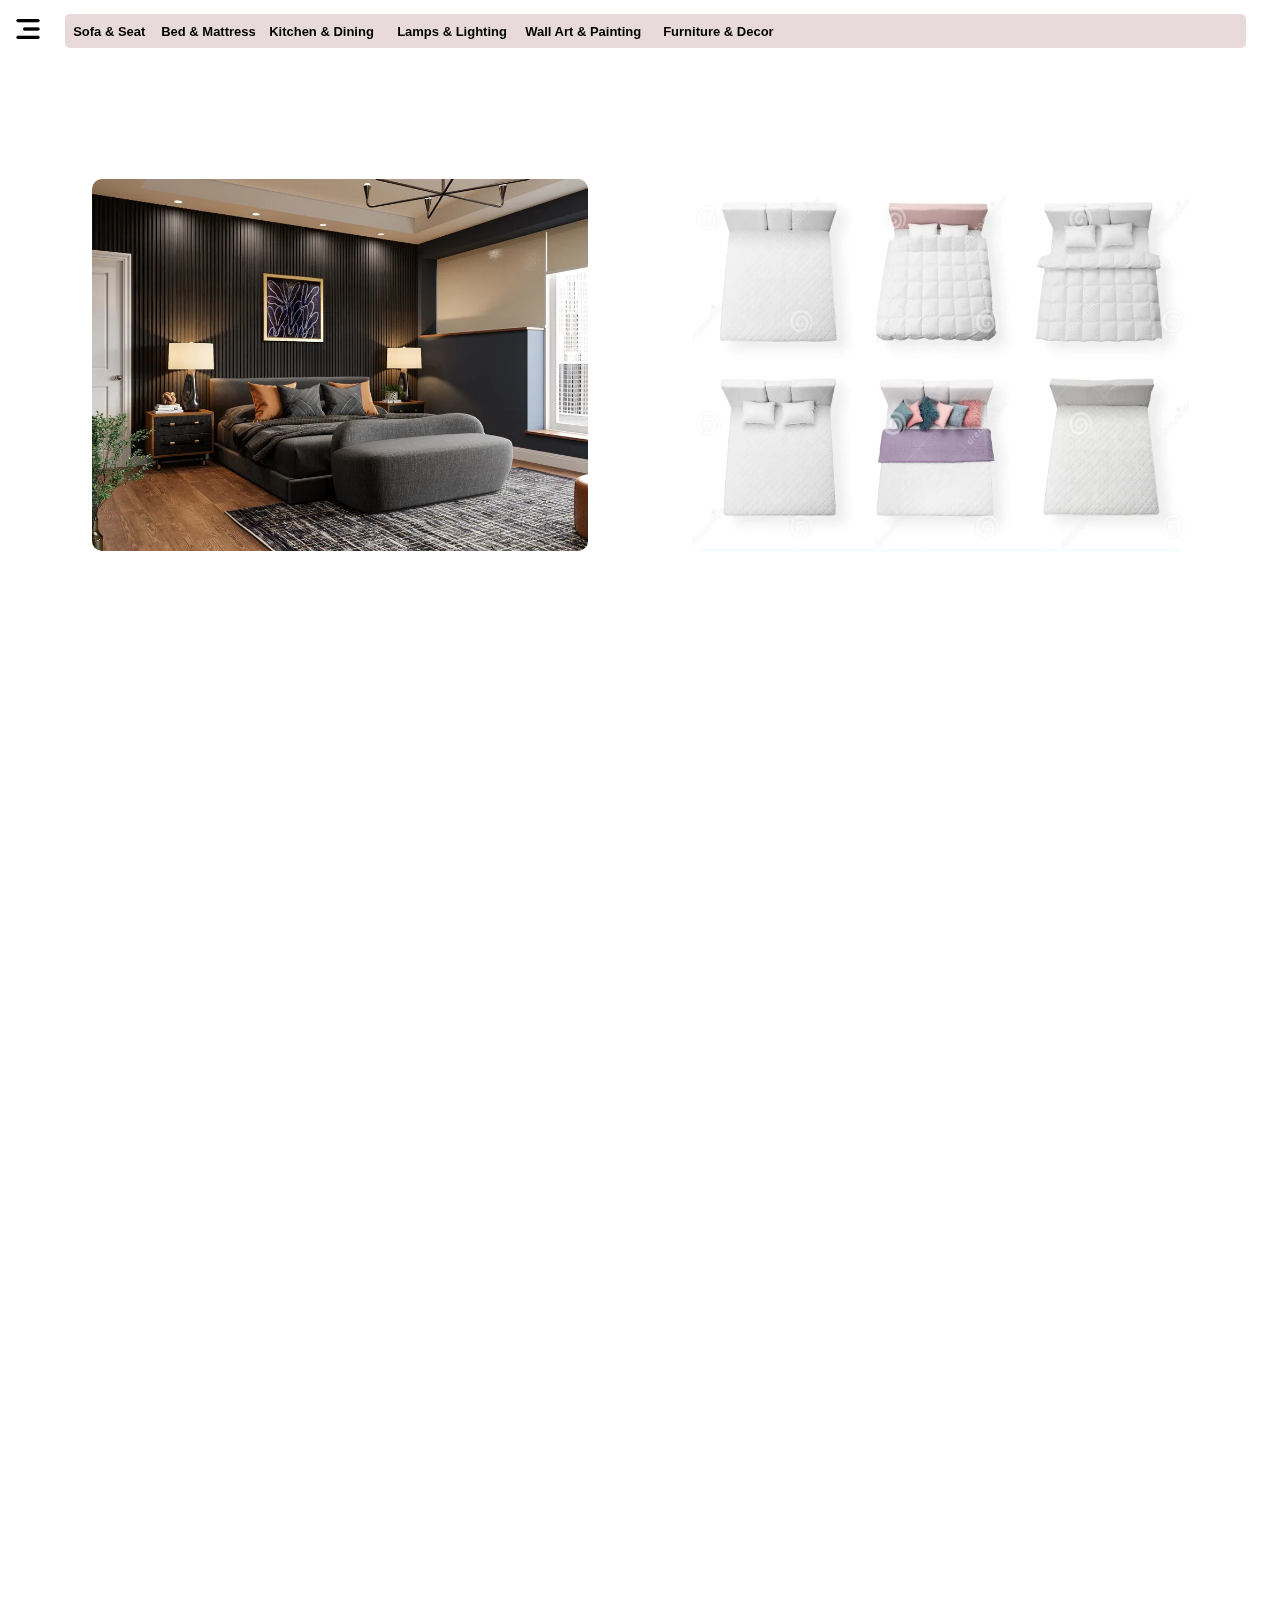
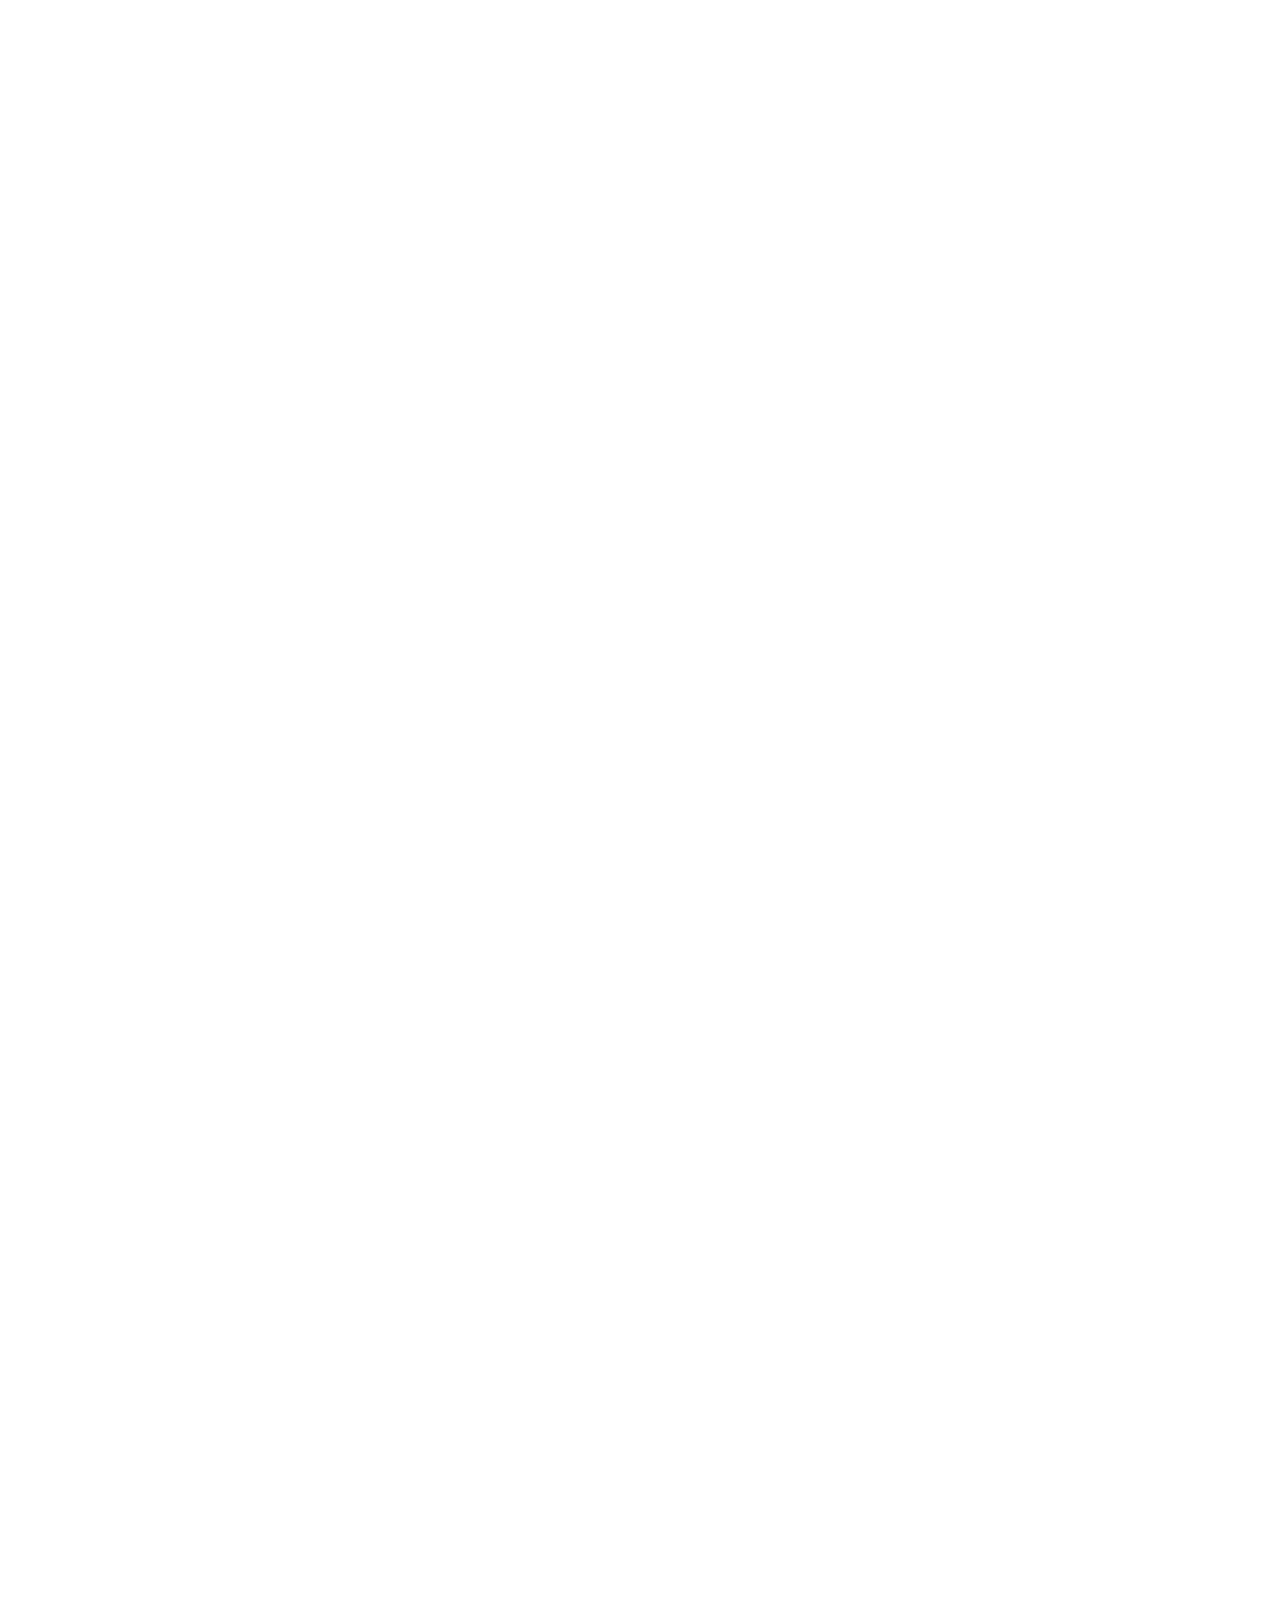
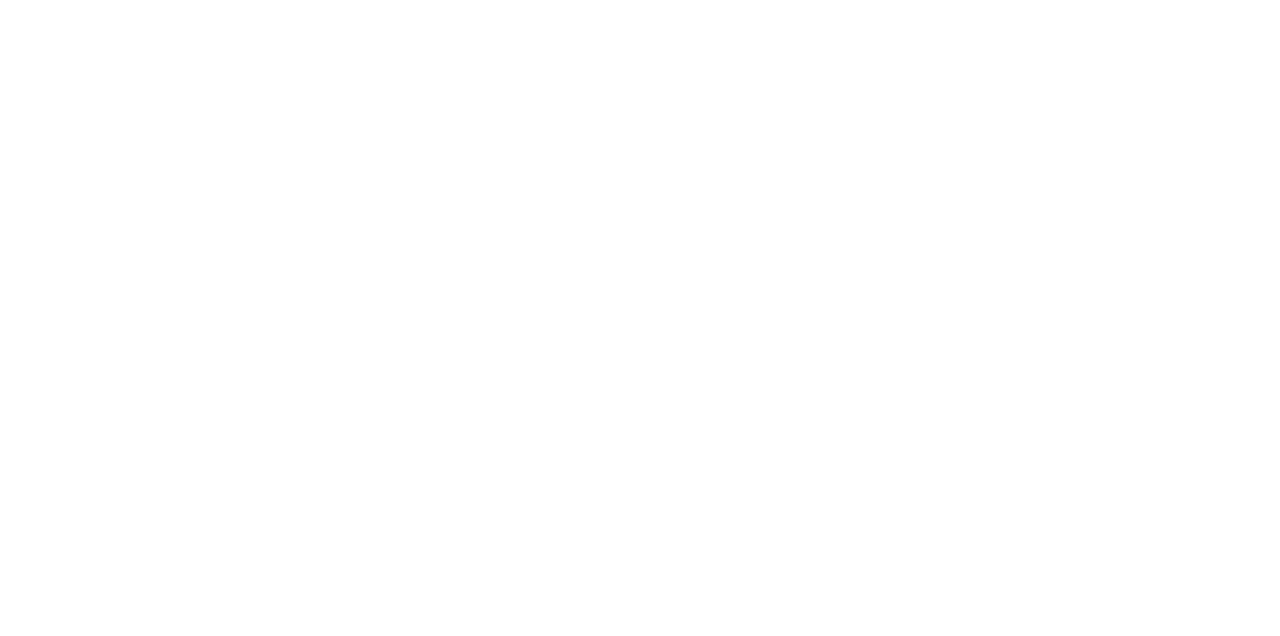
<file: Bed & Mattress.html>
<!DOCTYPE html>
<html lang="en">
<head>
  <meta charset="UTF-8">
  <title>Bed & Mattress</title>
  <style>
    * {
      margin: 0;
      padding: 0;
      box-sizing: border-box;
    }

    body, html {
      height: 100%;
      overflow-x: hidden;
      font-family: Arial, sans-serif;
    }

    nav{
    padding: 8px;
    width: 98%;
    display: flex;
    position: fixed; 
    top: 1px;
    align-items: center;
    border-radius: 5px;
    }
.nav-left{
    width: 3%;
    position: relative;
    top: 0px;
    left: 0px;
    margin-right: 20px;
     }
.menu-icon {
  cursor: pointer;
  display: inline-block;
}
.dropdown-menu {
  display: none;
  position: absolute;
  top: 50px;                                  /* adjust based on icon position */
  left: 0;
  background-color: rgba(112, 82, 82, 0.3);
  border: 1px solid #ccc;
  box-shadow: 0 8px 16px rgba(0,0,0,0.2);
  z-index: 1000;
  min-width: 150px;
  
}
.dropdown-menu a {
  display: block;
  padding: 10px 15px;
  text-decoration: none;
  color: wheat;
  font-weight: 500;
}
.dropdown-menu a:hover {
  background-color: #2f2929;
}
/* Show dropdown on icon click */
#menu-toggle:checked + label + .dropdown-menu {
  display: block;
}
.nav-right{
    width: 98%;
}
ul{
    box-shadow: inset 0 0 0 1000px rgba(179, 134, 134, 0.3);
    border-radius: 5px;
   } 
li{
    padding: 8px;
    width: 100px;
   }
li:hover{
    text-transform: capitalize;
    text-shadow: 1px 1px 2px white;
   }
.nav-cont{
    list-style: none;
    display: flex;
    gap: 28px;
    flex-wrap: wrap; 
    white-space: nowrap; 
   }
a{
    color: black;
    text-decoration:wavy;
    font-size: 13px;
    font-weight: bold;
  }

.content {
     margin-top: 60px;
     padding: 20px;
    }
.section-title {
  font-size: 2.5rem;
  text-align: center;
  margin-bottom: 40px;
  position: relative;
  opacity: 0;
  animation: slideFadeIn 1s ease-out forwards;
}

.section-title::after {
  content: "";
  width: 100px;
  height: 4px;
  background: #e07a5f;
  display: block;
  margin: 10px auto 0;
  border-radius: 2px;
}

@keyframes slideFadeIn {
  0% {
    opacity: 0;
    transform: translateY(30px);
  }
  100% {
    opacity: 1;
    transform: translateY(0);
  }
}

    .top-images {
      display: flex;
      justify-content: center;
      margin-bottom: 30px;
      flex-wrap: wrap;
      gap: 5px;
    }

    .top-images img {
      width: 40%;
      max-width: 600px;
      height: auto;
      border-radius: 10px;
    }

    .cards-container {
      display: flex;
      flex-wrap: wrap;
      justify-content: center;
      gap: 25px;
    }

    .card {
      width: 300px;
      height: 380px;
      background-color: white;
      border-radius: 10px;
      box-shadow: 0 4px 10px rgba(0, 0, 0, 0.1);
      overflow: hidden;
      text-align: center;
      display: flex;
      flex-direction: column;
    }

    .card img {
      width: 100%;
      height: 200px;
      object-fit: cover;
    }

    .card h3 {
      margin: 10px 0 5px;
      font-size: 18px;
    }

    .card p {
      color: gray;
      font-size: 14px;
      padding: 0 10px;
    }
    .price {
  text-align: center;
  font-size: 18px;
  font-weight: 600;
  color: #2c2c2c;
  margin-top: 10px;
  animation: fadeIn 0.5s ease-in-out;
}


    .stars {
      color: orange;
      margin: 5px 0;
    }

    .btn-group {
      margin-top: auto;
      padding-bottom: 15px;
    }

    .btn-group button {
      padding: 8px 14px;
      margin: 5px;
      border: none;
      border-radius: 5px;
      background-color: #333;
      color: white;
      cursor: pointer;
    }

    .btn-group button:hover {
      background-color: #555;
    }
    .card img {
  transition: transform 0.3s ease;
}

.card img:hover {
  transform: scale(1.05);
}

/* Slide-in animation on page load */
.card {
  opacity: 0;
  transform: translateY(40px);
  animation: slideIn 0.6s ease-out forwards;
}

.card:nth-child(1)  { animation-delay: 0.1s; }
.card:nth-child(2)  { animation-delay: 0.2s; }
.card:nth-child(3)  { animation-delay: 0.3s; }
.card:nth-child(4)  { animation-delay: 0.4s; }
.card:nth-child(5)  { animation-delay: 0.5s; }
.card:nth-child(6)  { animation-delay: 0.6s; }
.card:nth-child(7)  { animation-delay: 0.7s; }
.card:nth-child(8)  { animation-delay: 0.8s; }
.card:nth-child(9)  { animation-delay: 0.9s; }
.card:nth-child(10) { animation-delay: 1.0s; }
.card:nth-child(11) { animation-delay: 1.1s; }
.card:nth-child(12) { animation-delay: 1.2s; }

@keyframes slideIn {
  to {
    opacity: 1;
    transform: translateY(0);
  }
}
  </style>
</head>
<body>

  <!-- Navigation Bar -->
  <nav>
     <div class="nav-left">
        <input type="checkbox" id="menu-toggle" hidden>
        <label for="menu-toggle" class="menu-icon">
        <img src="images/a menu bar.png" width="40px" height="40px" alt="Menu Icon">
        </label>
        <div class="dropdown-menu">
        <a href="index.html">Home</a>
        <a href="#">Services</a>
        <a href="#">About Us</a>
        <a href="#">Contact Us</a>
        <a href="#">Sign Up</a>
        </div>
        </div>
     <div class="nav-right">
        <ul class="nav-cont">
        <li ><a href="Sofa & Seat.html">Sofa & Seat</a></li>
        <li><a href="Bed & Mattress.html" style="position: relative; right: 40px;">Bed & Mattress</a></li>
        <li><a href="Kitchen & Dining.html " style="position: relative; right: 60px;">Kitchen & Dining</a></li>
        <li><a href="Lamps & Lighting.html" style="position: relative; right: 60px;">Lamps & Lighting</a></li>
        <li><a href="Wall Art & Paintings.html" style="position: relative; right: 60px;">Wall Art & Painting</a></li>
        <li><a href="Furniture & Decor.html" style="position: relative; right: 50px;">Furniture & Decor</a></li>
        </ul>
        </div>
    </nav>

  <!-- Page Content -->
  <div class="content">
      <h1 class="section-title">Supportive. Soft. Superior</h1>
    <!-- Top Images -->
    <div class="top-images">
      <img src="images/bed banner.webp" alt="Banner 1">
      <img src="images/mattress banner.jpg" alt="Banner 2" style="margin-left: 100px;">
    </div>

    <!-- Cards -->
    <div class="cards-container">
      <!-- 12 Cards with different images -->
      <!-- Bed 1 -->
    <div class="card">
    <img src="images/bed 1.jpg" alt="Royal Teakwood Bed">
    <p class="price">₹45,999</p>
    <h3>Royal Teakwood Bed</h3>
    <div class="stars">⭐⭐⭐⭐☆</div>
    <p>Elegant finish with durable hardwood frame</p>
    <div class="btn-group">
        <button>Add to Cart</button>
        <button>Buy Now</button>
    </div>
    </div>

    <!-- Bed 2 -->
    <div class="card">
    <img src="images/bed 2.jpg" alt="Classic Brown King Bed">
    <p class="price">₹42,499</p>
    <h3>Classic Brown King Bed</h3>
    <div class="stars">⭐⭐⭐⭐⭐</div>
    <p>Premium comfort and modern storage style</p>
    <div class="btn-group">
        <button>Add to Cart</button>
        <button>Buy Now</button>
    </div>
    </div>

    <!-- Bed 3 -->
    <div class="card">
    <img src="images/bed 3.webp" alt="Modern Queen Size Bed">
    <p class="price">₹38,999</p>
    <h3>Modern Queen Size Bed</h3>
    <div class="stars">⭐⭐⭐☆☆</div>
    <p>Minimalist design with soft padded headrest</p>
    <div class="btn-group">
        <button>Add to Cart</button>
        <button>Buy Now</button>
    </div>
    </div>

    <!-- Bed 4 -->
    <div class="card">
    <img src="images/bed 4.jpg" alt="Vintage Carved Bed">
    <p class="price">₹59,999</p>
    <h3>Vintage Carved Bed</h3>
    <div class="stars">⭐⭐⭐⭐⭐</div>
    <p>Intricate carving and antique finish look</p>
    <div class="btn-group">
        <button>Add to Cart</button>
        <button>Buy Now</button>
    </div>
    </div>

    <!-- Bed 5 -->
    <div class="card">
    <img src="images/bed 5.jpg" alt="Premium Wooden Bed">
    <p class="price">₹49,999</p>
    <h3>Premium Wooden Bed</h3>
    <div class="stars">⭐⭐⭐⭐☆</div>
    <p>Crafted from solid wood for ultimate strength</p>
    <div class="btn-group">
        <button>Add to Cart</button>
        <button>Buy Now</button>
    </div>
    </div>

    <!-- Bed 6 -->
    <div class="card">
    <img src="images/bed 6.jpg" alt="Elegant Grey Upholstered Bed">
    <p class="price">₹39,499</p>
    <h3>Elegant Grey Upholstered Bed</h3>
    <div class="stars">⭐⭐⭐⭐☆</div>
    <p>Modern design with high headboard comfort</p>
    <div class="btn-group">
        <button>Add to Cart</button>
        <button>Buy Now</button>
    </div>
    </div>

    <!-- Bed 7 -->
    <div class="card">
    <img src="images/bed 7.png" alt="Space-Saver Storage Bed">
    <p class="price">₹34,999</p>
    <h3>Space-Saver Storage Bed</h3>
    <div class="stars">⭐⭐⭐☆☆</div>
    <p>Perfect for compact bedrooms with deep drawers</p>
    <div class="btn-group">
        <button>Add to Cart</button>
        <button>Buy Now</button>
    </div>
    </div>

    <!-- Bed 8 -->
    <div class="card">
    <img src="images/bed 8.jpg" alt="Luxury Bed with Cushioned Base">
    <p class="price">₹58,499</p>
    <h3>Luxury Cushioned Base Bed</h3>
    <div class="stars">⭐⭐⭐⭐⭐</div>
    <p>Top-tier comfort and plush texture finish</p>
    <div class="btn-group">
        <button>Add to Cart</button>
        <button>Buy Now</button>
    </div>
    </div>

    <!-- Bed 9 -->
    <div class="card">
    <img src="images/bed 9.webp" alt="Modern White Frame Bed">
    <p class="price">₹44,999</p>
    <h3>Modern White Frame Bed</h3>
    <div class="stars">⭐⭐⭐⭐☆</div>
    <p>Stylish minimal look with strong frame base</p>
    <div class="btn-group">
        <button>Add to Cart</button>
        <button>Buy Now</button>
    </div>
    </div>

    <!-- Bed 10 -->
    <div class="card">
    <img src="images/bed 10.jpg" alt="Soft Beige Double Bed">
    <p class="price">₹41,999</p>
    <h3>Soft Beige Double Bed</h3>
    <div class="stars">⭐⭐⭐☆☆</div>
    <p>Neutral tones and cozy design for all interiors</p>
    <div class="btn-group">
        <button>Add to Cart</button>
        <button>Buy Now</button>
    </div>
    </div>

    <!-- Bed 11 -->
    <div class="card">
    <img src="images/bed 11.jpg" alt="Mid-Century Modern Bed">
    <p class="price">₹53,499</p>
    <h3>Mid-Century Modern Bed</h3>
    <div class="stars">⭐⭐⭐⭐⭐</div>
    <p>Sleek lines and high-end contemporary feel</p>
    <div class="btn-group">
        <button>Add to Cart</button>
        <button>Buy Now</button>
    </div>
    </div>

    <!-- Bed 12 -->
    <div class="card">
    <img src="images/bed 12.jpg" alt="Tufted Headboard Bed">
    <p class="price">₹37,999</p>
    <h3>Tufted Headboard Bed</h3>
    <div class="stars">⭐⭐⭐☆☆</div>
    <p>Comfortable, cozy, and modern touch</p>
    <div class="btn-group">
        <button>Add to Cart</button>
        <button>Buy Now</button>
    </div>
    </div>

    <!-- Bed 13 -->
    <div class="card">
    <img src="images/bed 13.jpg" alt="Minimalistic Platform Bed">
    <p class="price">₹35,999</p>
    <h3>Minimalistic Platform Bed</h3>
    <div class="stars">⭐⭐⭐⭐☆</div>
    <p>Low height and smooth finish wood frame</p>
    <div class="btn-group">
        <button>Add to Cart</button>
        <button>Buy Now</button>
    </div>
    </div>

    <!-- Bed 14 -->
    <div class="card">
    <img src="images/bed 14.jpg" alt="Elegant Master Bed">
    <p class="price">₹60,499</p>
    <h3>Elegant Master Bed</h3>
    <div class="stars">⭐⭐⭐⭐⭐</div>
    <p>Perfect for luxurious bedroom settings</p>
    <div class="btn-group">
        <button>Add to Cart</button>
        <button>Buy Now</button>
    </div>
    </div>

    <!-- Bed 15 -->
    <div class="card">
    <img src="images/bed 15.avif" alt="Curved Headboard Bed">
    <p class="price">₹48,999</p>
    <h3>Curved Headboard Bed</h3>
    <div class="stars">⭐⭐⭐⭐☆</div>
    <p>Comfort and modernity with sleek curves</p>
    <div class="btn-group">
        <button>Add to Cart</button>
        <button>Buy Now</button>
    </div>
    </div>

    <!-- Mattress 1 -->
    <div class="card">
    <img src="images/mattress 1.avif" alt="Comfort Foam Mattress">
    <p class="price">₹12,999</p>
    <h3>Comfort Foam Mattress</h3>
    <div class="stars">⭐⭐⭐⭐☆</div>
    <p>Soft support with breathable layers</p>
    <div class="btn-group">
        <button>Add to Cart</button>
        <button>Buy Now</button>
    </div>
    </div>

    <!-- Mattress 2 -->
    <div class="card">
    <img src="images/mattress 2.jpg" alt="Orthopedic Memory Mattress">
    <p class="price">₹17,499</p>
    <h3>Orthopedic Memory Mattress</h3>
    <div class="stars">⭐⭐⭐⭐⭐</div>
    <p>Designed for back support and pressure relief</p>
    <div class="btn-group">
        <button>Add to Cart</button>
        <button>Buy Now</button>
    </div>
    </div>

    <!-- Mattress 3 -->
    <div class="card">
    <img src="images/mattress 3.jpg" alt="Dual Comfort Mattress">
    <p class="price">₹10,999</p>
    <h3>Dual Comfort Mattress</h3>
    <div class="stars">⭐⭐⭐☆☆</div>
    <p>Soft on one side, firm on the other</p>
    <div class="btn-group">
        <button>Add to Cart</button>
        <button>Buy Now</button>
    </div>
    </div>

    <!-- Mattress 4 -->
    <div class="card">
    <img src="images/mattress 4.jpg" alt="Premium Hotel Mattress">
    <p class="price">₹21,999</p>
    <h3>Premium Hotel Mattress</h3>
    <div class="stars">⭐⭐⭐⭐⭐</div>
    <p>Luxury hotel feel for your home</p>
    <div class="btn-group">
        <button>Add to Cart</button>
        <button>Buy Now</button>
    </div>
    </div>

    <!-- Mattress 5 -->
    <div class="card">
    <img src="images/mattress 5.jpg" alt="Latex Comfort Mattress">
    <p class="price">₹19,999</p>
    <h3>Latex Comfort Mattress</h3>
    <div class="stars">⭐⭐⭐⭐☆</div>
    <p>Eco-friendly and extremely breathable</p>
    <div class="btn-group">
        <button>Add to Cart</button>
        <button>Buy Now</button>
    </div>
    </div>

    <!-- Mattress 6 -->
    <div class="card">
    <img src="images/mattress 6.jpg" alt="Bonnell Spring Mattress">
    <p class="price">₹13,499</p>
    <h3>Bonnell Spring Mattress</h3>
    <div class="stars">⭐⭐⭐☆☆</div>
    <p>Supportive feel with coil spring base</p>
    <div class="btn-group">
        <button>Add to Cart</button>
        <button>Buy Now</button>
    </div>
    </div>

    <!-- Mattress 7 -->
    <div class="card">
    <img src="images/mattress 7.jpg" alt="Cloud Touch Mattress">
    <p class="price">₹16,999</p>
    <h3>Cloud Touch Mattress</h3>
    <div class="stars">⭐⭐⭐⭐⭐</div>
    <p>Ultimate softness and luxury experience</p>
    <div class="btn-group">
        <button>Add to Cart</button>
        <button>Buy Now</button>
    </div>
    </div>

    <!-- Mattress 8 -->
    <div class="card">
    <img src="images/mattress 8.png" alt="Slim Fit Mattress">
    <p class="price">₹9,999</p>
    <h3>Slim Fit Mattress</h3>
    <div class="stars">⭐⭐⭐☆☆</div>
    <p>Best for bunk beds and low-height setups</p>
    <div class="btn-group">
        <button>Add to Cart</button>
        <button>Buy Now</button>
    </div>
    </div>

    <!-- Mattress 9 -->
    <div class="card">
    <img src="images/mattress 9.jpg" alt="Cooling Gel Mattress">
    <p class="price">₹18,999</p>
    <h3>Cooling Gel Mattress</h3>
    <div class="stars">⭐⭐⭐⭐☆</div>
    <p>Stay cool and supported all night</p>
    <div class="btn-group">
        <button>Add to Cart</button>
        <button>Buy Now</button>
    </div>
    </div>

    </div>
  </div>

</body>
</html>
</file>
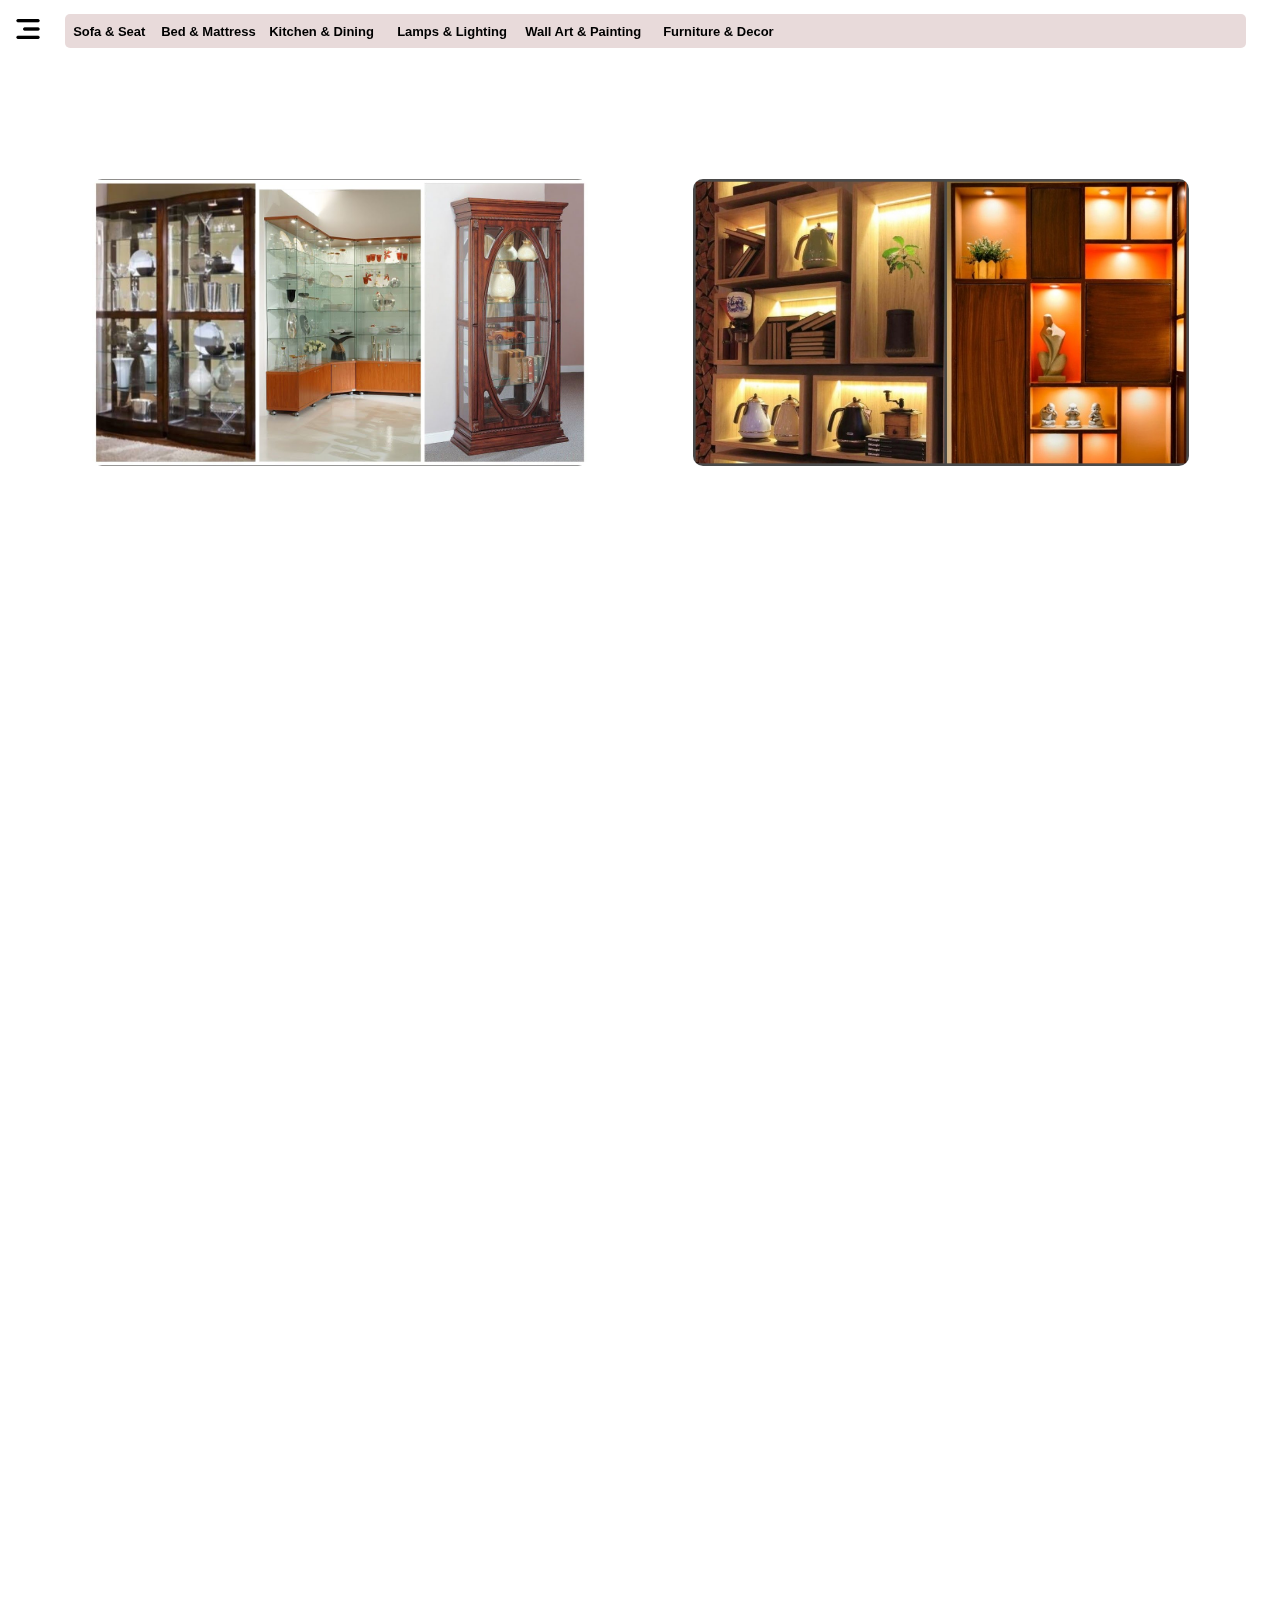
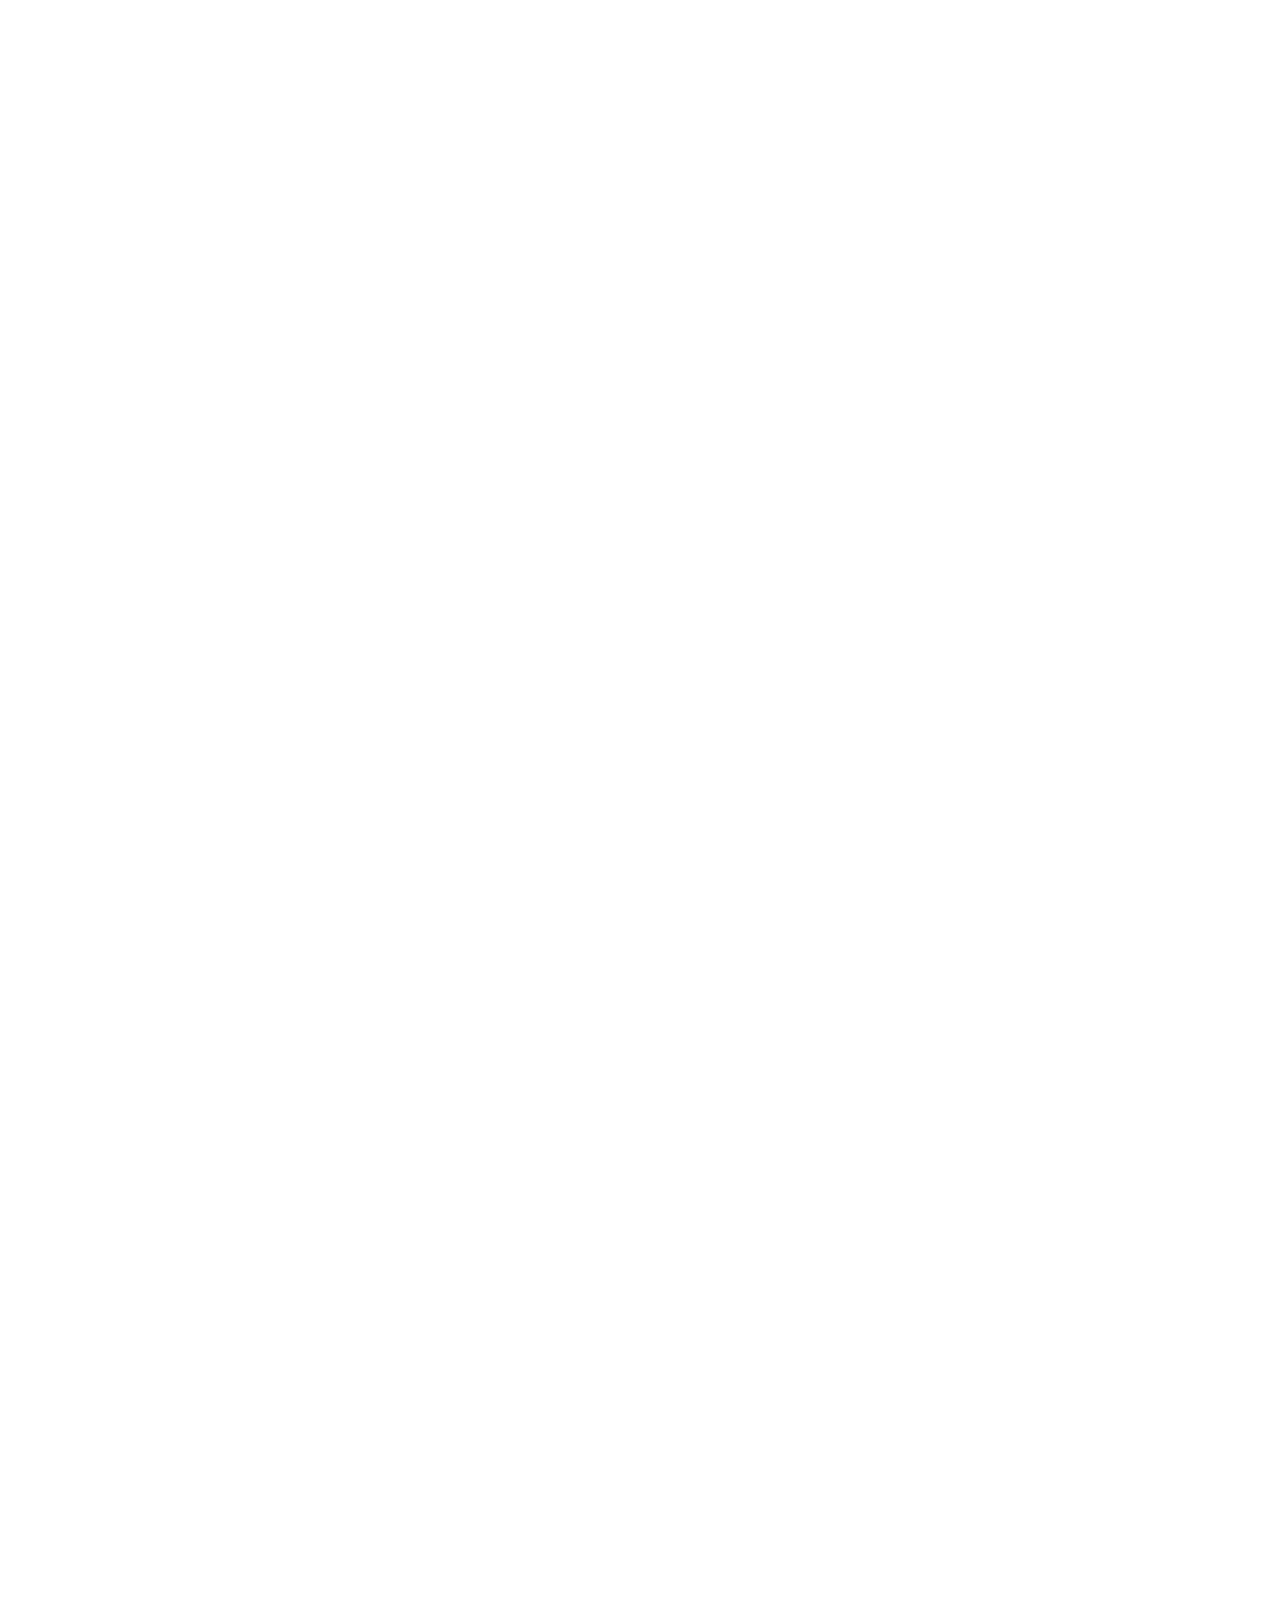
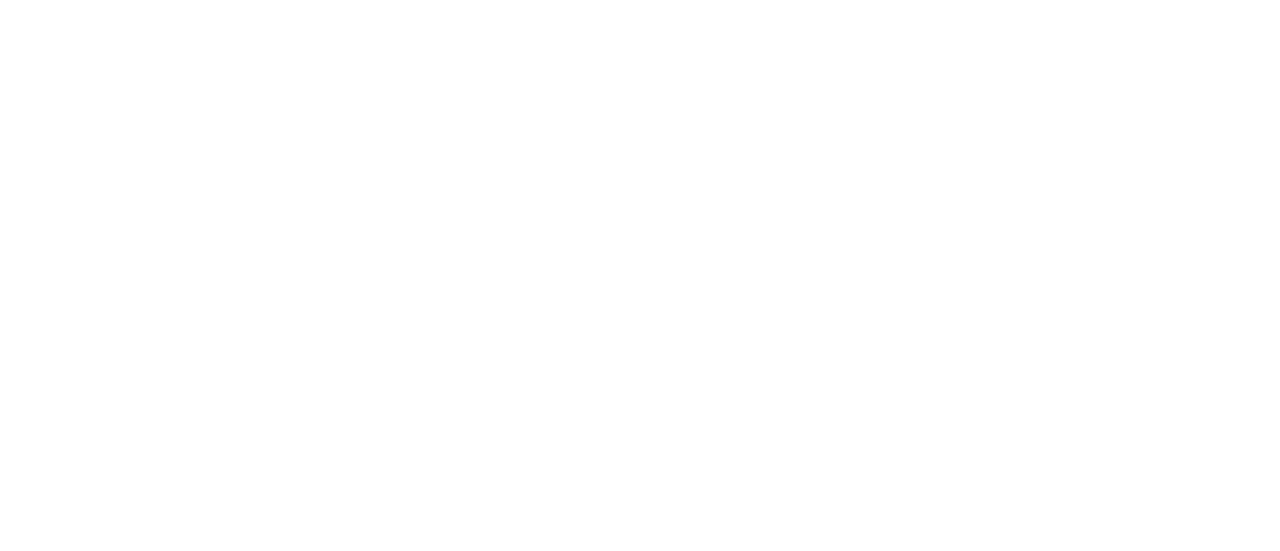
<file: Furniture & Decor.html>
<!DOCTYPE html>
<html lang="en">
<head>
  <meta charset="UTF-8">
  <title>Furniture & Decor</title>
  <style>
    * {
      margin: 0;
      padding: 0;
      box-sizing: border-box;
    }

    body, html {
      height: 100%;
      overflow-x: hidden;
      font-family: Arial, sans-serif;
    }

    nav{
    padding: 8px;
    width: 98%;
    display: flex;
    position: fixed; 
    top: 1px;
    align-items: center;
    border-radius: 5px;
    }
.nav-left{
    width: 3%;
    position: relative;
    top: 0px;
    left: 0px;
    margin-right: 20px;
     }
.menu-icon {
  cursor: pointer;
  display: inline-block;
}
.dropdown-menu {
  display: none;
  position: absolute;
  top: 50px;                                  /* adjust based on icon position */
  left: 0;
  background-color: rgba(112, 82, 82, 0.3);
  border: 1px solid #ccc;
  box-shadow: 0 8px 16px rgba(0,0,0,0.2);
  z-index: 1000;
  min-width: 150px;
  
}
.dropdown-menu a {
  display: block;
  padding: 10px 15px;
  text-decoration: none;
  color: wheat;
  font-weight: 500;
}
.dropdown-menu a:hover {
  background-color: #2f2929;
}
/* Show dropdown on icon click */
#menu-toggle:checked + label + .dropdown-menu {
  display: block;
}
.nav-right{
    width: 98%;
}
ul{
    box-shadow: inset 0 0 0 1000px rgba(179, 134, 134, 0.3);
    border-radius: 5px;
   } 
li{
    padding: 8px;
    width: 100px;
   }
li:hover{
    text-transform: capitalize;
    text-shadow: 1px 1px 2px white;
   }
.nav-cont{
    list-style: none;
    display: flex;
    gap: 28px;
    flex-wrap: wrap; 
    white-space: nowrap; 
   }
a{
    color: black;
    text-decoration:wavy;
    font-size: 13px;
    font-weight: bold;
  }
 .content {
     margin-top: 60px;
     padding: 20px;
    }
.section-title {
  font-size: 2.5rem;
  text-align: center;
  margin-bottom: 40px;
  position: relative;
  opacity: 0;
  animation: slideFadeIn 1s ease-out forwards;
}

.section-title::after {
  content: "";
  width: 100px;
  height: 4px;
  background: #e07a5f;
  display: block;
  margin: 10px auto 0;
  border-radius: 2px;
}

@keyframes slideFadeIn {
  0% {
    opacity: 0;
    transform: translateY(30px);
  }
  100% {
    opacity: 1;
    transform: translateY(0);
  }
}

    .top-images {
      display: flex;
      justify-content: center;
      margin-bottom: 30px;
      flex-wrap: wrap;
      gap: 5px;
    }

    .top-images img {
      width: 40%;
      max-width: 600px;
      height: auto;
      border-radius: 10px;
    }

    .cards-container {
      display: flex;
      flex-wrap: wrap;
      justify-content: center;
      gap: 25px;
    }

    .card {
      width: 300px;
      height: 380px;
      background-color: white;
      border-radius: 10px;
      box-shadow: 0 4px 10px rgba(0, 0, 0, 0.1);
      overflow: hidden;
      text-align: center;
      display: flex;
      flex-direction: column;
    }

    .card img {
      width: 100%;
      height: 200px;
      object-fit: cover;
    }

    .card h3 {
      margin: 10px 0 5px;
      font-size: 18px;
    }

    .card p {
      color: gray;
      font-size: 14px;
      padding: 0 10px;
    }
    .price {
  text-align: center;
  font-size: 18px;
  font-weight: 600;
  color: #2c2c2c;
  margin-top: 10px;
  animation: fadeIn 0.5s ease-in-out;
}


    .stars {
      color: orange;
      margin: 5px 0;
    }

    .btn-group {
      margin-top: auto;
      padding-bottom: 15px;
    }

    .btn-group button {
      padding: 8px 14px;
      margin: 5px;
      border: none;
      border-radius: 5px;
      background-color: #333;
      color: white;
      cursor: pointer;
    }

    .btn-group button:hover {
      background-color: #555;
    }
    .card img {
  transition: transform 0.3s ease;
}

.card img:hover {
  transform: scale(1.05);
}

/* Slide-in animation on page load */
.card {
  opacity: 0;
  transform: translateY(40px);
  animation: slideIn 0.6s ease-out forwards;
}

.card:nth-child(1)  { animation-delay: 0.1s; }
.card:nth-child(2)  { animation-delay: 0.2s; }
.card:nth-child(3)  { animation-delay: 0.3s; }
.card:nth-child(4)  { animation-delay: 0.4s; }
.card:nth-child(5)  { animation-delay: 0.5s; }
.card:nth-child(6)  { animation-delay: 0.6s; }
.card:nth-child(7)  { animation-delay: 0.7s; }
.card:nth-child(8)  { animation-delay: 0.8s; }
.card:nth-child(9)  { animation-delay: 0.9s; }
.card:nth-child(10) { animation-delay: 1.0s; }
.card:nth-child(11) { animation-delay: 1.1s; }
.card:nth-child(12) { animation-delay: 1.2s; }

@keyframes slideIn {
  to {
    opacity: 1;
    transform: translateY(0);
  }
}
  </style>
</head>
<body>

  <!-- Navigation Bar -->
  <nav>
     <div class="nav-left">
        <input type="checkbox" id="menu-toggle" hidden>
        <label for="menu-toggle" class="menu-icon">
        <img src="images/a menu bar.png" width="40px" height="40px" alt="Menu Icon">
        </label>
        <div class="dropdown-menu">
        <a href="index.html">Home</a>
        <a href="#">Services</a>
        <a href="#">About Us</a>
        <a href="#">Contact Us</a>
        <a href="#">Sign Up</a>
        </div>
        </div>
     <div class="nav-right">
        <ul class="nav-cont">
        <li ><a href="Sofa & Seat.html">Sofa & Seat</a></li>
        <li><a href="Bed & Mattress.html" style="position: relative; right: 40px;">Bed & Mattress</a></li>
        <li><a href="Kitchen & Dining.html" style="position: relative; right: 60px;">Kitchen & Dining</a></li>
        <li><a href="Lamps & Lighting.html" style="position: relative; right: 60px;">Lamps & Lighting</a></li>
        <li><a href="Wall Art & Paintings.html" style="position: relative; right: 60px;">Wall Art & Painting</a></li>
        <li><a href="Furniture & Decor.html" style="position: relative; right: 50px;">Furniture & Decor</a></li>
        </ul>
        </div>
    </nav>

  <!-- Page Content -->
  <div class="content">
     <h1 class="section-title">Decor Your Home with Good Furnish</h1>
    <!-- Top Images -->
    <div class="top-images">
      <img src="images/furni banner.jpg" alt="Banner 1">
      <img src="images/furni banner 1.jpg" style="margin-left: 100px;">
    </div>
  
    <div class="cards-container">
  <div class="card">
  <img src="images/furni 1.jpg" alt="Classic Oak Study Desk">
  <p class="price">₹9,999</p>
  <h3>Classic Oak Study Desk</h3>
  <div class="stars">⭐⭐⭐⭐</div>
  <p>Spacious tabletop with modern drawer design</p>
  <div class="btn-group">
    <button>Add to Cart</button>
    <button>Buy Now</button>
  </div>
</div>

<div class="card">
  <img src="images/furni 2.avif" alt="Minimalist Modular Cabinet">
  <p class="price">₹7,499</p>
  <h3>Minimalist Modular Cabinet</h3>
  <div class="stars">⭐⭐⭐⭐⭐</div>
  <p>Sleek finish with ample storage capacity</p>
  <div class="btn-group">
    <button>Add to Cart</button>
    <button>Buy Now</button>
  </div>
</div>

<div class="card">
  <img src="images/furni 3.jpg" alt="Artisan Coffee Table">
  <p class="price">₹6,299</p>
  <h3>Artisan Coffee Table</h3>
  <div class="stars">⭐⭐⭐⭐</div>
  <p>Crafted from walnut wood with matte polish</p>
  <div class="btn-group">
    <button>Add to Cart</button>
    <button>Buy Now</button>
  </div>
</div>

<div class="card">
  <img src="images/furni 4.jpg" alt="Contemporary Accent Chair">
  <p class="price">₹8,199</p>
  <h3>Contemporary Accent Chair</h3>
  <div class="stars">⭐⭐⭐⭐⭐</div>
  <p>Velvet touch fabric with strong wooden legs</p>
  <div class="btn-group">
    <button>Add to Cart</button>
    <button>Buy Now</button>
  </div>
</div>

<div class="card">
  <img src="images/furni 5.jpg" alt="Rustic Bookshelf Unit">
  <p class="price">₹10,499</p>
  <h3>Rustic Bookshelf Unit</h3>
  <div class="stars">⭐⭐⭐⭐</div>
  <p>Multi-tier open design for easy access</p>
  <div class="btn-group">
    <button>Add to Cart</button>
    <button>Buy Now</button>
  </div>
</div>

<div class="card">
  <img src="images/furni 6.jpg" alt="Vintage Carved Dresser">
  <p class="price">₹12,799</p>
  <h3>Vintage Carved Dresser</h3>
  <div class="stars">⭐⭐⭐⭐⭐</div>
  <p>Handcrafted patterns with spacious drawers</p>
  <div class="btn-group">
    <button>Add to Cart</button>
    <button>Buy Now</button>
  </div>
</div>

<div class="card">
  <img src="images/furni 7.jpg" alt="Scandinavian TV Unit">
  <p class="price">₹11,299</p>
  <h3>Scandinavian TV Unit</h3>
  <div class="stars">⭐⭐⭐⭐</div>
  <p>Compact style with cable management slots</p>
  <div class="btn-group">
    <button>Add to Cart</button>
    <button>Buy Now</button>
  </div>
</div>

<div class="card">
  <img src="images/furni 8.jpg" alt="Compact Side Table">
  <p class="price">₹3,699</p>
  <h3>Compact Side Table</h3>
  <div class="stars">⭐⭐⭐⭐⭐</div>
  <p>Space-saving size with smooth rounded edges</p>
  <div class="btn-group">
    <button>Add to Cart</button>
    <button>Buy Now</button>
  </div>
</div>

<div class="card">
  <img src="images/furni 9.jpg" alt="Elegant Display Rack">
  <p class="price">₹9,599</p>
  <h3>Elegant Display Rack</h3>
  <div class="stars">⭐⭐⭐⭐</div>
  <p>Perfect for plants, decor, and storage baskets</p>
  <div class="btn-group">
    <button>Add to Cart</button>
    <button>Buy Now</button>
  </div>
</div>

<div class="card">
  <img src="images/furni 10.jpg" alt="Modern Wall Shelf Set">
  <p class="price">₹2,899</p>
  <h3>Modern Wall Shelf Set</h3>
  <div class="stars">⭐⭐⭐⭐⭐</div>
  <p>Geometric design with durable finish</p>
  <div class="btn-group">
    <button>Add to Cart</button>
    <button>Buy Now</button>
  </div>
</div>

<div class="card">
  <img src="images/furni 11.jpg" alt="Foldable Dining Table">
  <p class="price">₹15,799</p>
  <h3>Foldable Dining Table</h3>
  <div class="stars">⭐⭐⭐⭐</div>
  <p>Space-saving fold design with seating for 4</p>
  <div class="btn-group">
    <button>Add to Cart</button>
    <button>Buy Now</button>
  </div>
</div>

<div class="card">
  <img src="images/furni 12.jpg" alt="Ladder Shelf Stand">
  <p class="price">₹5,999</p>
  <h3>Ladder Shelf Stand</h3>
  <div class="stars">⭐⭐⭐⭐⭐</div>
  <p>Great for books, candles, and decor</p>
  <div class="btn-group">
    <button>Add to Cart</button>
    <button>Buy Now</button>
  </div>
</div>

<div class="card">
  <img src="images/furni 13.jpg" alt="Elegant Floating Shelves">
  <p class="price">₹2,499</p>
  <h3>Elegant Floating Shelves</h3>
  <div class="stars">⭐⭐⭐⭐⭐</div>
  <p>Wall-mounted wood panels for modern decor</p>
  <div class="btn-group">
    <button>Add to Cart</button>
    <button>Buy Now</button>
  </div>
</div>

<div class="card">
  <img src="images/furni 14.jpg" alt="Classic Wooden Bench">
  <p class="price">₹6,199</p>
  <h3>Classic Wooden Bench</h3>
  <div class="stars">⭐⭐⭐⭐</div>
  <p>Strong frame ideal for hallways or porches</p>
  <div class="btn-group">
    <button>Add to Cart</button>
    <button>Buy Now</button>
  </div>
</div>

<div class="card">
  <img src="images/furni 15.jpg" alt="Art Deco Nightstand">
  <p class="price">₹4,399</p>
  <h3>Art Deco Nightstand</h3>
  <div class="stars">⭐⭐⭐⭐⭐</div>
  <p>Chic and compact with brass-finish handles</p>
  <div class="btn-group">
    <button>Add to Cart</button>
    <button>Buy Now</button>
  </div>
</div>

<div class="card">
  <img src="images/furni 16.jpg" alt="Premium Glass Coffee Table">
  <p class="price">₹10,299</p>
  <h3>Premium Glass Coffee Table</h3>
  <div class="stars">⭐⭐⭐⭐</div>
  <p>Tempered glass top with gold-finish legs</p>
  <div class="btn-group">
    <button>Add to Cart</button>
    <button>Buy Now</button>
  </div>
</div>

<div class="card">
  <img src="images/furni 17.jpg" alt="Curved Lounge Chair">
  <p class="price">₹12,999</p>
  <h3>Curved Lounge Chair</h3>
  <div class="stars">⭐⭐⭐⭐⭐</div>
  <p>Comfort meets modern in this plush recliner</p>
  <div class="btn-group">
    <button>Add to Cart</button>
    <button>Buy Now</button>
  </div>
</div>

<div class="card">
  <img src="images/furni 18.webp" alt="Modern Bookshelf Divider">
  <p class="price">₹11,799</p>
  <h3>Modern Bookshelf Divider</h3>
  <div class="stars">⭐⭐⭐⭐</div>
  <p>Dual purpose room divider & open shelf</p>
  <div class="btn-group">
    <button>Add to Cart</button>
    <button>Buy Now</button>
  </div>
</div>

<div class="card">
  <img src="images/furni 19.jpg" alt="Vintage Trunk Storage">
  <p class="price">₹7,299</p>
  <h3>Vintage Trunk Storage</h3>
  <div class="stars">⭐⭐⭐⭐⭐</div>
  <p>Retro charm with spacious hidden storage</p>
  <div class="btn-group">
    <button>Add to Cart</button>
    <button>Buy Now</button>
  </div>
</div>

<div class="card">
  <img src="images/furni 20.jpg" alt="Wicker Side Table">
  <p class="price">₹3,499</p>
  <h3>Wicker Side Table</h3>
  <div class="stars">⭐⭐⭐⭐</div>
  <p>Boho style round table for cozy corners</p>
  <div class="btn-group">
    <button>Add to Cart</button>
    <button>Buy Now</button>
  </div>
</div>

<div class="card">
  <img src="images/furni 21.jpg" alt="White Wooden Cabinet">
  <p class="price">₹8,899</p>
  <h3>White Wooden Cabinet</h3>
  <div class="stars">⭐⭐⭐⭐⭐</div>
  <p>Classic dual-door storage with drawers</p>
  <div class="btn-group">
    <button>Add to Cart</button>
    <button>Buy Now</button>
  </div>
</div>

<div class="card">
  <img src="images/furni 22.jpg" alt="Corner Book Tower">
  <p class="price">₹4,899</p>
  <h3>Corner Book Tower</h3>
  <div class="stars">⭐⭐⭐⭐</div>
  <p>Tall vertical unit for book & plant display</p>
  <div class="btn-group">
    <button>Add to Cart</button>
    <button>Buy Now</button>
  </div>
</div>

<div class="card">
  <img src="images/furni 23.jpg" alt="Round Edge Wooden Stool">
  <p class="price">₹2,199</p>
  <h3>Round Edge Wooden Stool</h3>
  <div class="stars">⭐⭐⭐⭐⭐</div>
  <p>Durable, stylish and multi-functional</p>
  <div class="btn-group">
    <button>Add to Cart</button>
    <button>Buy Now</button>
  </div>
</div>

<div class="card">
  <img src="images/furni 24.jpg" alt="Smart Drawer Storage Unit">
  <p class="price">₹9,099</p>
  <h3>Smart Drawer Storage Unit</h3>
  <div class="stars">⭐⭐⭐⭐</div>
  <p>Multi-tier drawers with lock and wheels</p>
  <div class="btn-group">
    <button>Add to Cart</button>
    <button>Buy Now</button>
  </div>
</div>

</div>
</div>

</body>
</html>
</file>
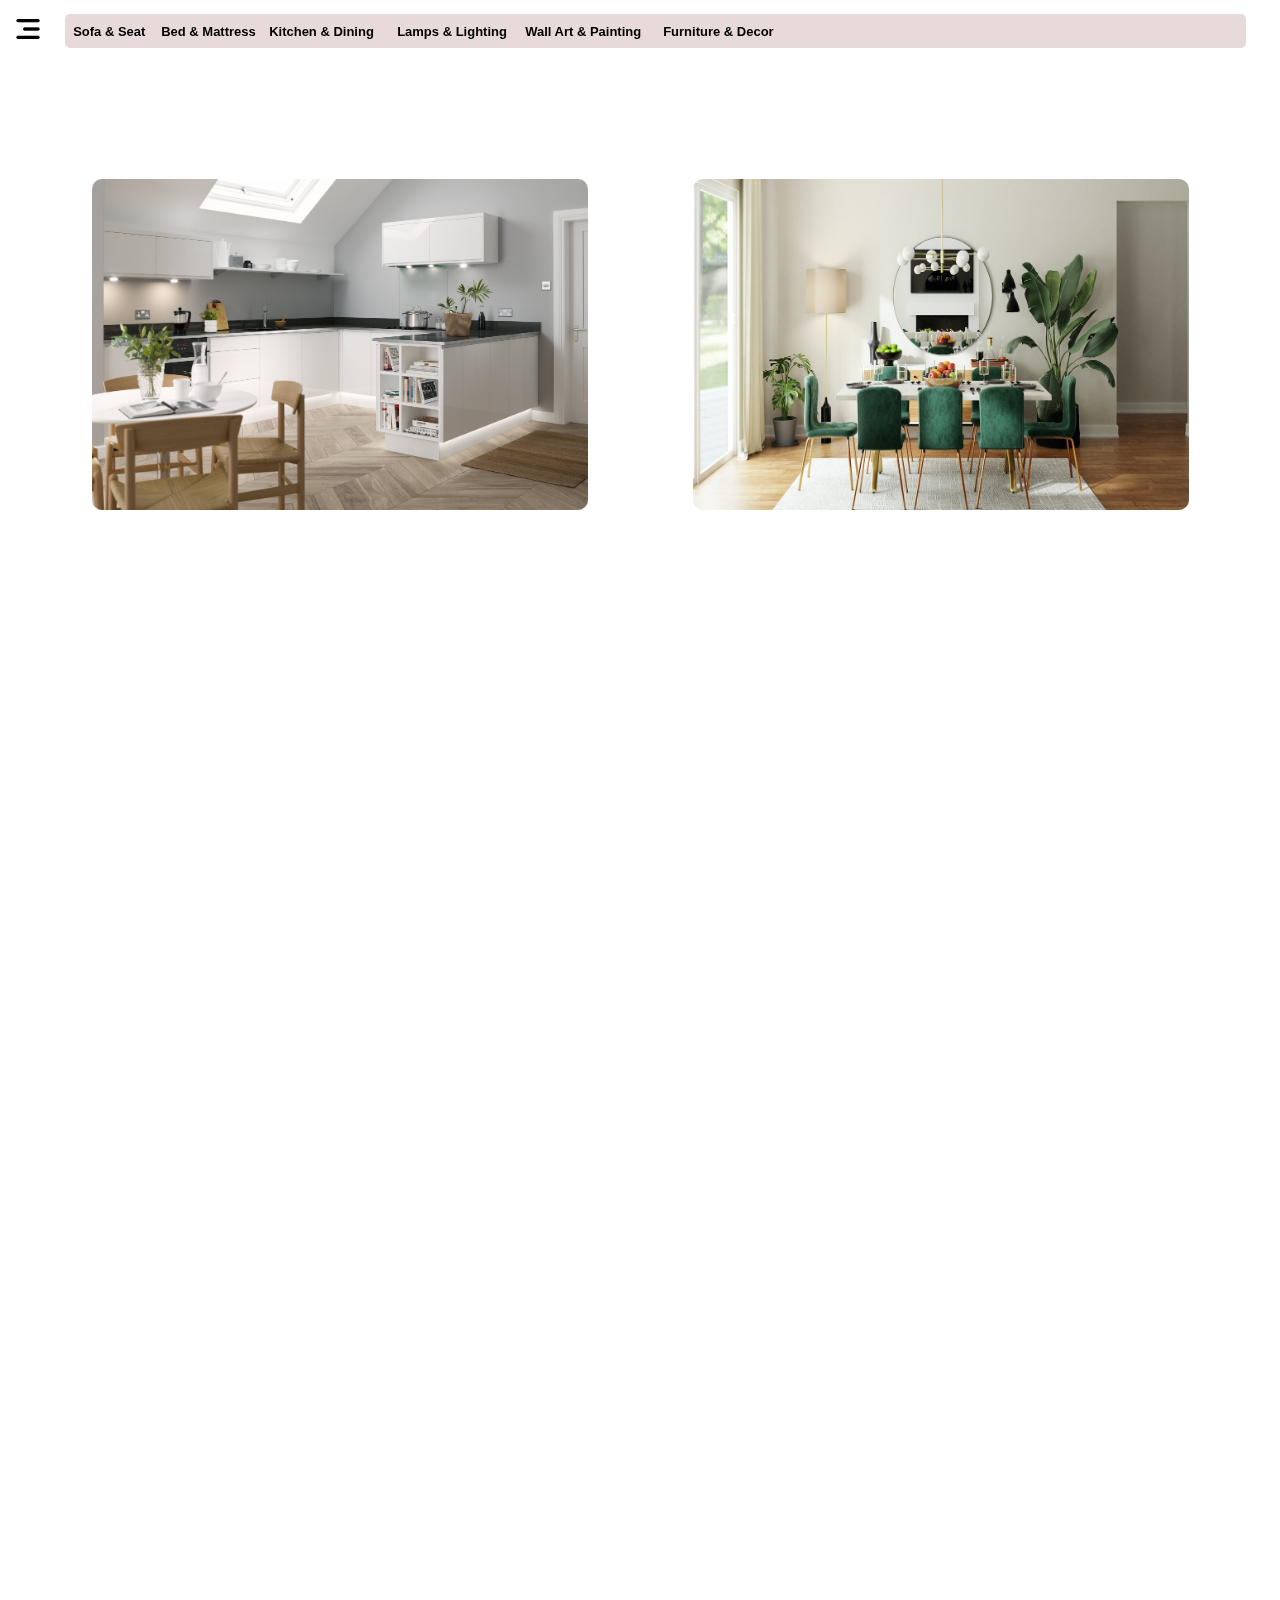
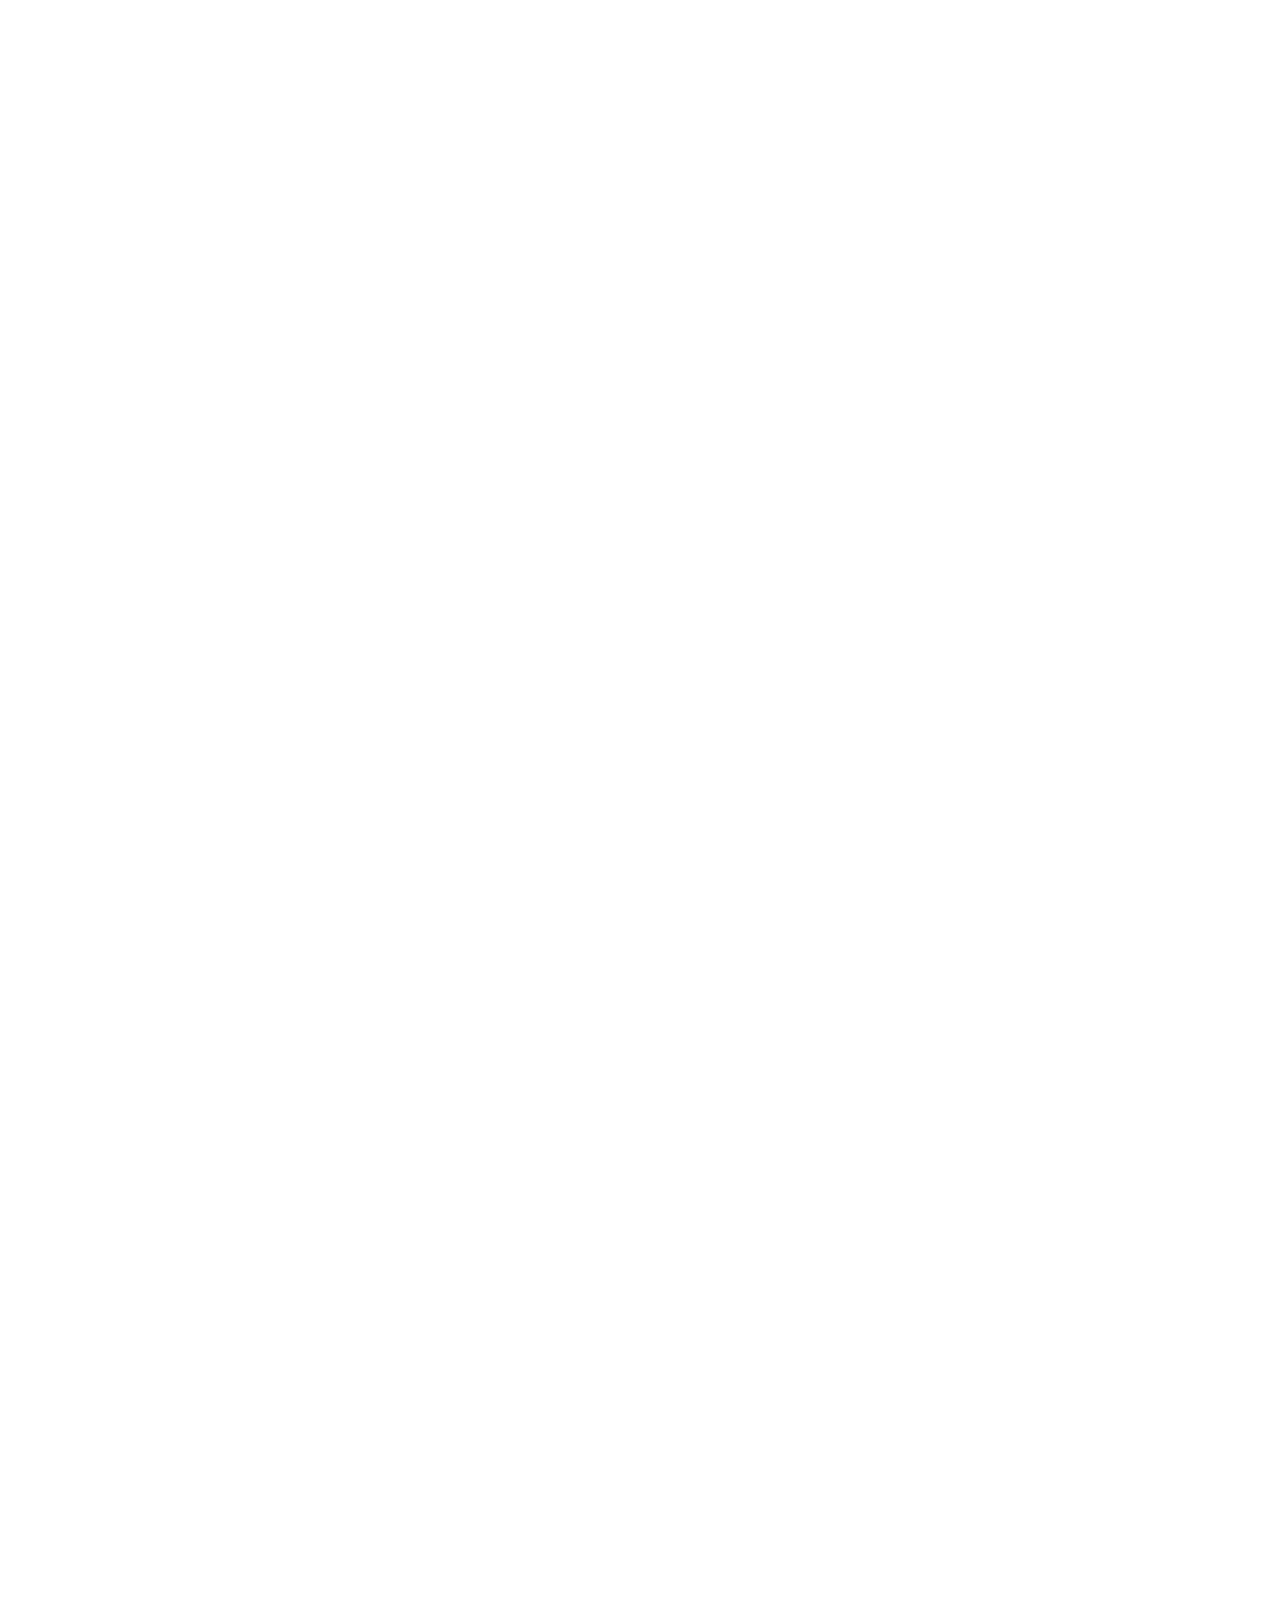
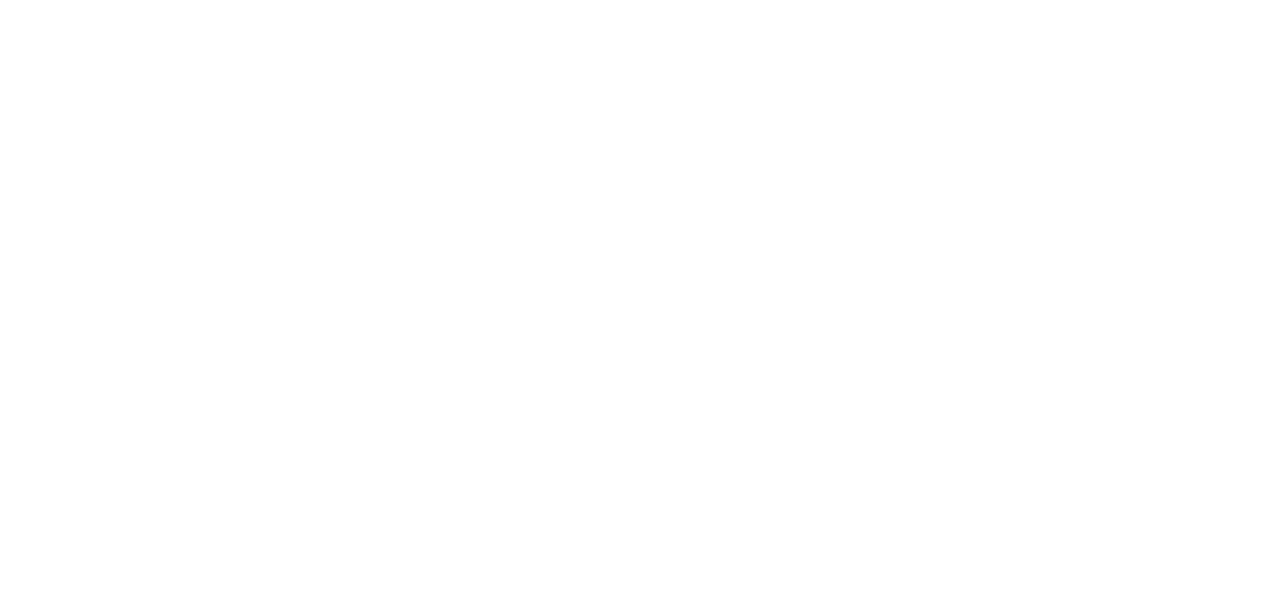
<file: Kitchen & Dining.html>
<!DOCTYPE html>
<html lang="en">
<head>
  <meta charset="UTF-8">
  <title>Kitchen & Dining</title>
  <style>
    * {
      margin: 0;
      padding: 0;
      box-sizing: border-box;
    }

    body, html {
      height: 100%;
      overflow-x: hidden;
      font-family: Arial, sans-serif;
    }

    nav{
    padding: 8px;
    width: 98%;
    display: flex;
    position: fixed; 
    top: 1px;
    align-items: center;
    border-radius: 5px;
    }
.nav-left{
    width: 3%;
    position: relative;
    top: 0px;
    left: 0px;
    margin-right: 20px;
     }
.menu-icon {
  cursor: pointer;
  display: inline-block;
}
.dropdown-menu {
  display: none;
  position: absolute;
  top: 50px;                                  /* adjust based on icon position */
  left: 0;
  background-color: rgba(112, 82, 82, 0.3);
  border: 1px solid #ccc;
  box-shadow: 0 8px 16px rgba(0,0,0,0.2);
  z-index: 1000;
  min-width: 150px;
  
}
.dropdown-menu a {
  display: block;
  padding: 10px 15px;
  text-decoration: none;
  color: wheat;
  font-weight: 500;
}
.dropdown-menu a:hover {
  background-color: #2f2929;
}
/* Show dropdown on icon click */
#menu-toggle:checked + label + .dropdown-menu {
  display: block;
}
.nav-right{
    width: 98%;
}
ul{
    box-shadow: inset 0 0 0 1000px rgba(179, 134, 134, 0.3);
    border-radius: 5px;
   } 
li{
    padding: 8px;
    width: 100px;
   }
li:hover{
    text-transform: capitalize;
    text-shadow: 1px 1px 2px white;
   }
.nav-cont{
    list-style: none;
    display: flex;
    gap: 28px;
    flex-wrap: wrap; 
    white-space: nowrap; 
   }
a{
    color: black;
    text-decoration:wavy;
    font-size: 13px;
    font-weight: bold;
  }
 .content {
     margin-top: 60px;
     padding: 20px;
    }
.section-title {
  font-size: 2.5rem;
  text-align: center;
  margin-bottom: 40px;
  position: relative;
  opacity: 0;
  animation: slideFadeIn 1s ease-out forwards;
}

.section-title::after {
  content: "";
  width: 100px;
  height: 4px;
  background: #e07a5f;
  display: block;
  margin: 10px auto 0;
  border-radius: 2px;
}

@keyframes slideFadeIn {
  0% {
    opacity: 0;
    transform: translateY(30px);
  }
  100% {
    opacity: 1;
    transform: translateY(0);
  }
}

    .top-images {
      display: flex;
      justify-content: center;
      margin-bottom: 30px;
      flex-wrap: wrap;
      gap: 5px;
    }

    .top-images img {
      width: 40%;
      max-width: 600px;
      height: auto;
      border-radius: 10px;
    }

    .cards-container {
      display: flex;
      flex-wrap: wrap;
      justify-content: center;
      gap: 25px;
    }

    .card {
      width: 300px;
      height: 380px;
      background-color: white;
      border-radius: 10px;
      box-shadow: 0 4px 10px rgba(0, 0, 0, 0.1);
      overflow: hidden;
      text-align: center;
      display: flex;
      flex-direction: column;
    }

    .card img {
      width: 100%;
      height: 200px;
      object-fit: cover;
    }

    .card h3 {
      margin: 10px 0 5px;
      font-size: 18px;
    }

    .card p {
      color: gray;
      font-size: 14px;
      padding: 0 10px;
    }
    .price {
  text-align: center;
  font-size: 18px;
  font-weight: 600;
  color: #2c2c2c;
  margin-top: 10px;
  animation: fadeIn 0.5s ease-in-out;
}


    .stars {
      color: orange;
      margin: 5px 0;
    }

    .btn-group {
      margin-top: auto;
      padding-bottom: 15px;
    }

    .btn-group button {
      padding: 8px 14px;
      margin: 5px;
      border: none;
      border-radius: 5px;
      background-color: #333;
      color: white;
      cursor: pointer;
    }

    .btn-group button:hover {
      background-color: #555;
    }
    .card img {
  transition: transform 0.3s ease;
}

.card img:hover {
  transform: scale(1.05);
}

/* Slide-in animation on page load */
.card {
  opacity: 0;
  transform: translateY(40px);
  animation: slideIn 0.6s ease-out forwards;
}

.card:nth-child(1)  { animation-delay: 0.1s; }
.card:nth-child(2)  { animation-delay: 0.2s; }
.card:nth-child(3)  { animation-delay: 0.3s; }
.card:nth-child(4)  { animation-delay: 0.4s; }
.card:nth-child(5)  { animation-delay: 0.5s; }
.card:nth-child(6)  { animation-delay: 0.6s; }
.card:nth-child(7)  { animation-delay: 0.7s; }
.card:nth-child(8)  { animation-delay: 0.8s; }
.card:nth-child(9)  { animation-delay: 0.9s; }
.card:nth-child(10) { animation-delay: 1.0s; }
.card:nth-child(11) { animation-delay: 1.1s; }
.card:nth-child(12) { animation-delay: 1.2s; }

@keyframes slideIn {
  to {
    opacity: 1;
    transform: translateY(0);
  }
}
  </style>
</head>
<body>

  <!-- Navigation Bar -->
  <nav>
     <div class="nav-left">
        <input type="checkbox" id="menu-toggle" hidden>
        <label for="menu-toggle" class="menu-icon">
        <img src="images/a menu bar.png" width="40px" height="40px" alt="Menu Icon">
        </label>
        <div class="dropdown-menu">
        <a href="index.html">Home</a>
        <a href="#">Services</a>
        <a href="#">About Us</a>
        <a href="#">Contact Us</a>
        <a href="#">Sign Up</a>
        </div>
        </div>
     <div class="nav-right">
        <ul class="nav-cont">
        <li ><a href="Sofa & Seat.html">Sofa & Seat</a></li>
        <li><a href="Bed & Mattress.html" style="position: relative; right: 40px;">Bed & Mattress</a></li>
        <li><a href="Kitchen & Dining.html" style="position: relative; right: 60px;">Kitchen & Dining</a></li>
        <li><a href="Lamps & Lighting.html" style="position: relative; right: 60px;">Lamps & Lighting</a></li>
        <li><a href="Wall Art & Paintings.html" style="position: relative; right: 60px;">Wall Art & Painting</a></li>
        <li><a href="Furniture & Decor.html" style="position: relative; right: 50px;">Furniture & Decor</a></li>
        </ul>
        </div>
    </nav>

  <!-- Page Content -->
  <div class="content">
     <h1 class="section-title">Cook. Dine. Gather. Love Your Space.</h1>
    <!-- Top Images -->
    <div class="top-images">
      <img src="images/kitchen banner.jpg" alt="Banner 1">
      <img src="images/dining banner.jpg" alt="Banner 2" style="margin-left: 100px;">
    </div>

    <!-- Cards -->
    <div class="cards-container">
      <!-- 12 Cards with different images -->
    <!-- Kitchen 1 -->
    <div class="card">
    <img src="images/kitchen 1.jpg" alt="Modular Kitchen Cabinet Set">
    <p class="price">₹24,999</p>
    <h3>Modular Kitchen Cabinet Set</h3>
    <div class="stars">⭐⭐⭐⭐☆</div>
    <p>Sleek design with ample wall storage and finish</p>
    <div class="btn-group"><button>Add to Cart</button><button>Buy Now</button></div>
    </div>

    <!-- Kitchen 2 -->
    <div class="card">
    <img src="images/kitchen 2.jpg" alt="Wall Mounted Kitchen Storage">
    <p class="price">₹10,499</p>
    <h3>Wall Mounted Kitchen Storage</h3>
    <div class="stars">⭐⭐⭐☆☆</div>
    <p>Compact and ideal for modern small kitchens</p>
    <div class="btn-group"><button>Add to Cart</button><button>Buy Now</button></div>
    </div>

    <!-- Kitchen 3 -->
    <div class="card">
    <img src="images/kitchen 3.jpg" alt="Dual Tone Modular Cabinets">
    <p class="price">₹28,999</p>
    <h3>Dual Tone Modular Cabinets</h3>
    <div class="stars">⭐⭐⭐⭐⭐</div>
    <p>Vibrant styling meets great functionality</p>
    <div class="btn-group"><button>Add to Cart</button><button>Buy Now</button></div>
    </div>

    <!-- Kitchen 4 -->
    <div class="card">
    <img src="images/kitchen 4.jpg" alt="Wooden Kitchen Shelf Unit">
    <p class="price">₹7,999</p>
    <h3>Wooden Kitchen Shelf Unit</h3>
    <div class="stars">⭐⭐⭐☆☆</div>
    <p>Durable wooden frame with multi-level shelves</p>
    <div class="btn-group"><button>Add to Cart</button><button>Buy Now</button></div>
    </div>

    <!-- Kitchen 5 -->
    <div class="card">
    <img src="images/kitchen 5.jpg" alt="Glossy Finish Kitchen Setup">
    <p class="price">₹31,999</p>
    <h3>Glossy Finish Kitchen Setup</h3>
    <div class="stars">⭐⭐⭐⭐☆</div>
    <p>Contemporary look with smooth drawer handles</p>
    <div class="btn-group"><button>Add to Cart</button><button>Buy Now</button></div>
    </div>

    <!-- Kitchen 6 -->
    <div class="card">
    <img src="images/kitchen 6.avif" alt="Compact Modular Pantry Unit">
    <p class="price">₹16,499</p>
    <h3>Compact Modular Pantry Unit</h3>
    <div class="stars">⭐⭐⭐⭐☆</div>
    <p>Best for studio flats and minimal kitchens</p>
    <div class="btn-group"><button>Add to Cart</button><button>Buy Now</button></div>
    </div>

    <!-- Kitchen 7 -->
    <div class="card">
    <img src="images/kitchen 7.jpg" alt="Oakwood Kitchen Wall Cabinets">
    <p class="price">₹13,999</p>
    <h3>Oakwood Kitchen Wall Cabinets</h3>
    <div class="stars">⭐⭐⭐⭐⭐</div>
    <p>Classic wooden design with a timeless appeal</p>
    <div class="btn-group"><button>Add to Cart</button><button>Buy Now</button></div>
    </div>

    <!-- Kitchen 8 -->
    <div class="card">
    <img src="images/kitchen 8.avif" alt="Open Shelf Kitchen Display">
    <p class="price">₹6,499</p>
    <h3>Open Shelf Kitchen Display</h3>
    <div class="stars">⭐⭐⭐☆☆</div>
    <p>Perfect for spices, jars, and decor items</p>
    <div class="btn-group"><button>Add to Cart</button><button>Buy Now</button></div>
    </div>

    <!-- Kitchen 9 -->
    <div class="card">
    <img src="images/kitchen 9.webp" alt="Space-Saving Kitchen Storage">
    <p class="price">₹12,999</p>
    <h3>Space-Saving Kitchen Storage</h3>
    <div class="stars">⭐⭐⭐⭐☆</div>
    <p>Smart vertical storage with durable finish</p>
    <div class="btn-group"><button>Add to Cart</button><button>Buy Now</button></div>
    </div>

    <!-- Kitchen 10 -->
    <div class="card">
    <img src="images/kitchen 10.webp" alt="All-White Modern Pantry">
    <p class="price">₹14,999</p>
    <h3>All-White Modern Pantry</h3>
    <div class="stars">⭐⭐⭐⭐☆</div>
    <p>Stylish storage with clean modern aesthetics</p>
    <div class="btn-group"><button>Add to Cart</button><button>Buy Now</button></div>
    </div>

    <!-- Kitchen 11 -->
    <div class="card">
    <img src="images/kitchen 11.jpg" alt="Premium Kitchen Wall Rack">
    <p class="price">₹9,499</p>
    <h3>Premium Kitchen Wall Rack</h3>
    <div class="stars">⭐⭐⭐☆☆</div>
    <p>Convenient hanging storage for essentials</p>
    <div class="btn-group"><button>Add to Cart</button><button>Buy Now</button></div>
    </div>

    <!-- Kitchen 12 -->
    <div class="card">
    <img src="images/kitchen 12.jpeg" alt="Classic Compact Kitchen">
    <p class="price">₹22,999</p>
    <h3>Classic Compact Kitchen</h3>
    <div class="stars">⭐⭐⭐⭐⭐</div>
    <p>Ideal for small families and single homes</p>
    <div class="btn-group"><button>Add to Cart</button><button>Buy Now</button></div>
    </div>

    <!-- Kitchen 13 -->
    <div class="card">
    <img src="images/kitchen 13.webp" alt="Two-Tone Storage Unit">
    <p class="price">₹17,499</p>
    <h3>Two-Tone Storage Unit</h3>
    <div class="stars">⭐⭐⭐☆☆</div>
    <p>Open & closed shelves with modern tones</p>
    <div class="btn-group"><button>Add to Cart</button><button>Buy Now</button></div>
    </div>

    <!-- Kitchen 14 -->
    <div class="card">
    <img src="images/kitchen 14.jpg" alt="Compact Side Counter Shelf">
    <p class="price">₹8,499</p>
    <h3>Compact Side Counter Shelf</h3>
    <div class="stars">⭐⭐⭐☆☆</div>
    <p>Great for corners and extra countertop space</p>
    <div class="btn-group"><button>Add to Cart</button><button>Buy Now</button></div>
    </div>

    <!-- Kitchen 15 -->
    <div class="card">
    <img src="images/kitchen 15.jpg" alt="Modern Wall-Hung Kitchen Setup">
    <p class="price">₹26,999</p>
    <h3>Modern Wall-Hung Kitchen Setup</h3>
    <div class="stars">⭐⭐⭐⭐⭐</div>
    <p>Floating cabinets with contemporary design</p>
    <div class="btn-group"><button>Add to Cart</button><button>Buy Now</button></div>
    </div>

        <!-- Dining 1 -->
    <div class="card">
    <img src="images/dining 1.webp" alt="6-Seater Wooden Dining Set">
    <p class="price">₹35,999</p>
    <h3>6-Seater Wooden Dining Set</h3>
    <div class="stars">⭐⭐⭐⭐⭐</div>
    <p>Spacious table with elegant chair design</p>
    <div class="btn-group"><button>Add to Cart</button><button>Buy Now</button></div>
    </div>

    <!-- Dining 2 -->
    <div class="card">
    <img src="images/dining 2.jpg" alt="Minimalist Glass Dining Table">
    <p class="price">₹27,499</p>
    <h3>Minimalist Glass Dining Table</h3>
    <div class="stars">⭐⭐⭐⭐☆</div>
    <p>Tempered glass top with metal base elegance</p>
    <div class="btn-group"><button>Add to Cart</button><button>Buy Now</button></div>
    </div>

    <!-- Dining 3 -->
    <div class="card">
    <img src="images/dining 3.jpg" alt="Rustic 4-Chair Dining Set">
    <p class="price">₹19,999</p>
    <h3>Rustic 4-Chair Dining Set</h3>
    <div class="stars">⭐⭐⭐☆☆</div>
    <p>Wood grain finish for countryside style</p>
    <div class="btn-group"><button>Add to Cart</button><button>Buy Now</button></div>
    </div>

    <!-- Dining 4 -->
    <div class="card">
    <img src="images/dining 4.webp" alt="Foldable Dining Table Set">
    <p class="price">₹22,499</p>
    <h3>Foldable Dining Table Set</h3>
    <div class="stars">⭐⭐⭐⭐☆</div>
    <p>Great for small spaces and portability</p>
    <div class="btn-group"><button>Add to Cart</button><button>Buy Now</button></div>
    </div>

    <!-- Dining 5 -->
    <div class="card">
    <img src="images/dining 5.jpg" alt="Luxury Marble Dining Table">
    <p class="price">₹49,999</p>
    <h3>Luxury Marble Dining Table</h3>
    <div class="stars">⭐⭐⭐⭐⭐</div>
    <p>Classy marble top with premium polish finish</p>
    <div class="btn-group"><button>Add to Cart</button><button>Buy Now</button></div>
    </div>

    <!-- Dining 6 -->
    <div class="card">
    <img src="images/dining 6.jpg" alt="4-Seater Classic Dining Set">
    <p class="price">₹18,999</p>
    <h3>4-Seater Classic Dining Set</h3>
    <div class="stars">⭐⭐⭐☆☆</div>
    <p>Comfortable seating and timeless design</p>
    <div class="btn-group"><button>Add to Cart</button><button>Buy Now</button></div>
    </div>

    <!-- Dining 7 -->
    <div class="card">
    <img src="images/dining 7.jpg" alt="Compact Dining Table for Two">
    <p class="price">₹12,499</p>
    <h3>Compact Dining Table for Two</h3>
    <div class="stars">⭐⭐⭐☆☆</div>
    <p>Ideal for cozy corners or balconies</p>
    <div class="btn-group"><button>Add to Cart</button><button>Buy Now</button></div>
    </div>

    <!-- Dining 8 -->
    <div class="card">
    <img src="images/dining 8.jpg" alt="Wooden Bench Dining Set">
    <p class="price">₹25,999</p>
    <h3>Wooden Bench Dining Set</h3>
    <div class="stars">⭐⭐⭐⭐☆</div>
    <p>Modern bench design with sturdy table top</p>
    <div class="btn-group"><button>Add to Cart</button><button>Buy Now</button></div>
    </div>

    <!-- Dining 9 -->
    <div class="card">
    <img src="images/dining 9.jpg" alt="Elegant Teak Dining Set">
    <p class="price">₹29,499</p>
    <h3>Elegant Teak Dining Set</h3>
    <div class="stars">⭐⭐⭐⭐⭐</div>
    <p>Rich teakwood finish with padded seat comfort</p>
    <div class="btn-group">
        <button>Add to Cart</button>
        <button>Buy Now</button>
    </div>
    </div>

    </div>
  </div>

</body>
</html>
</file>
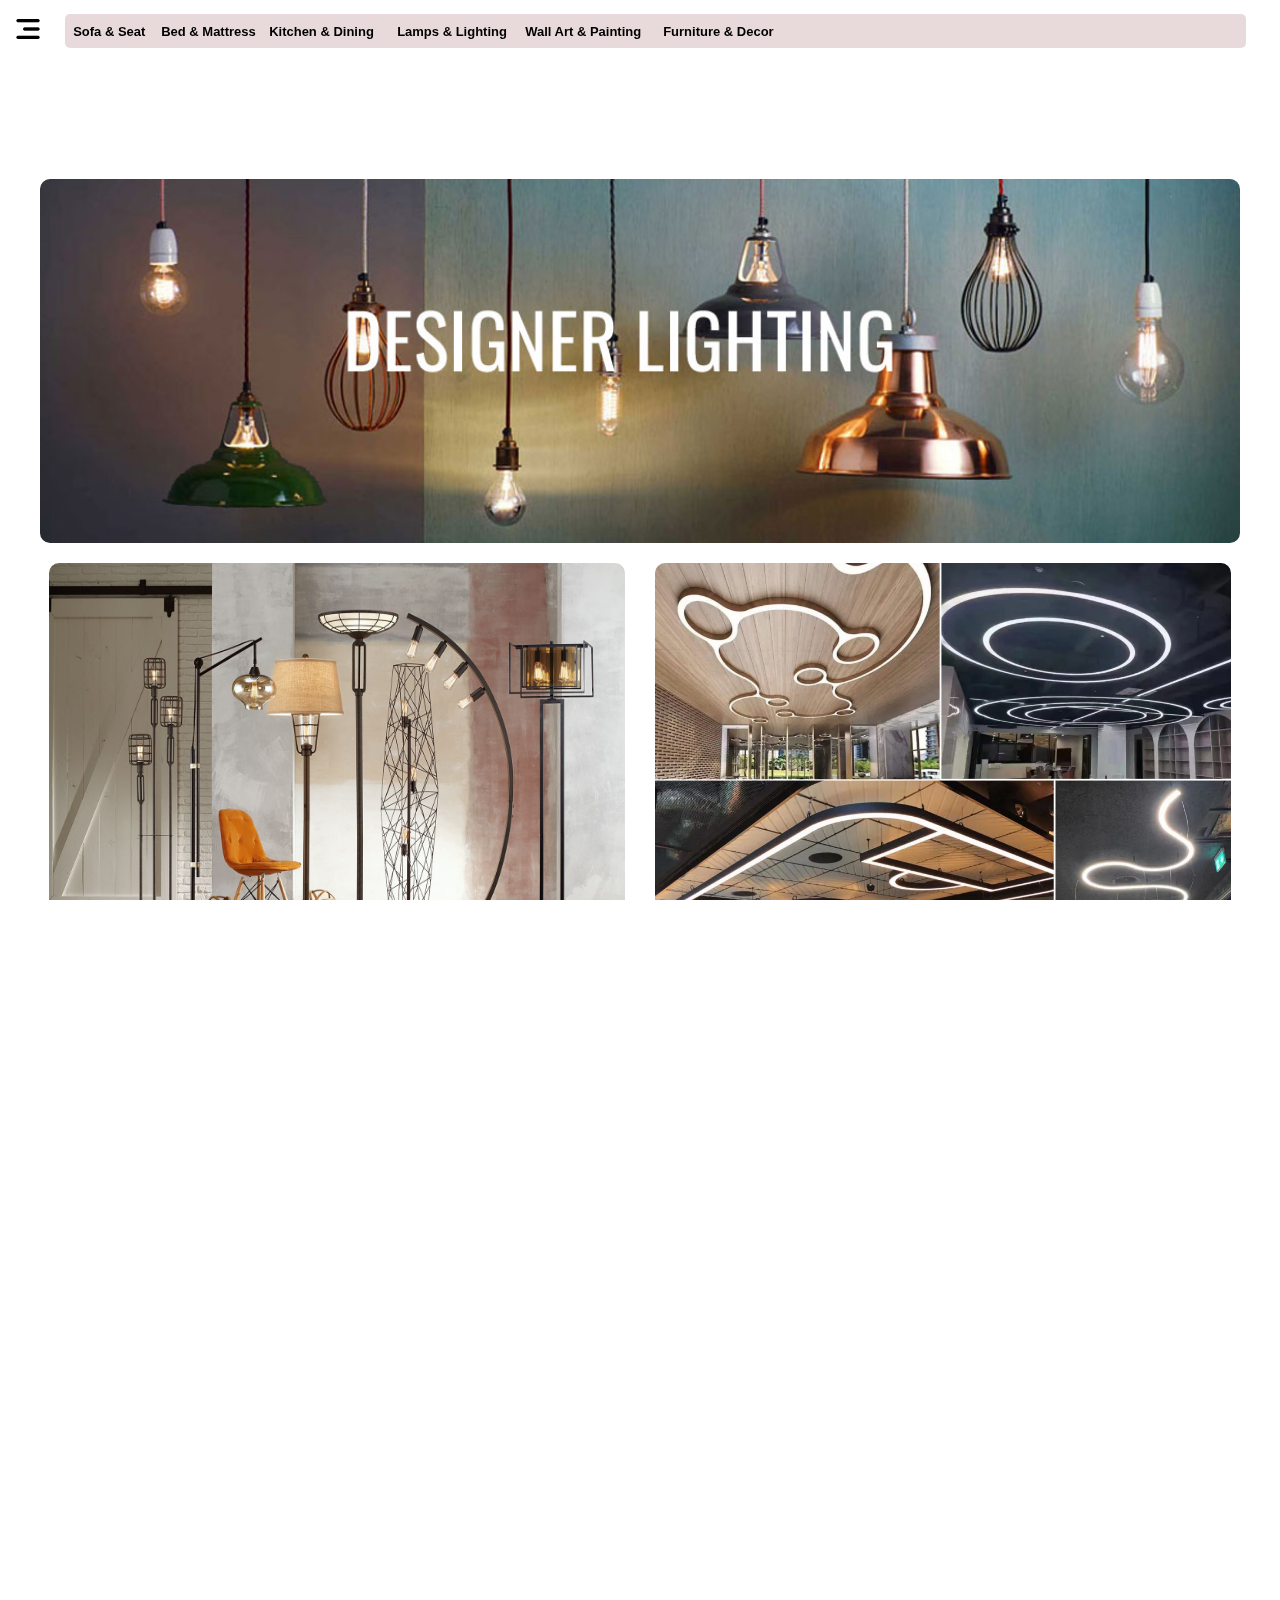
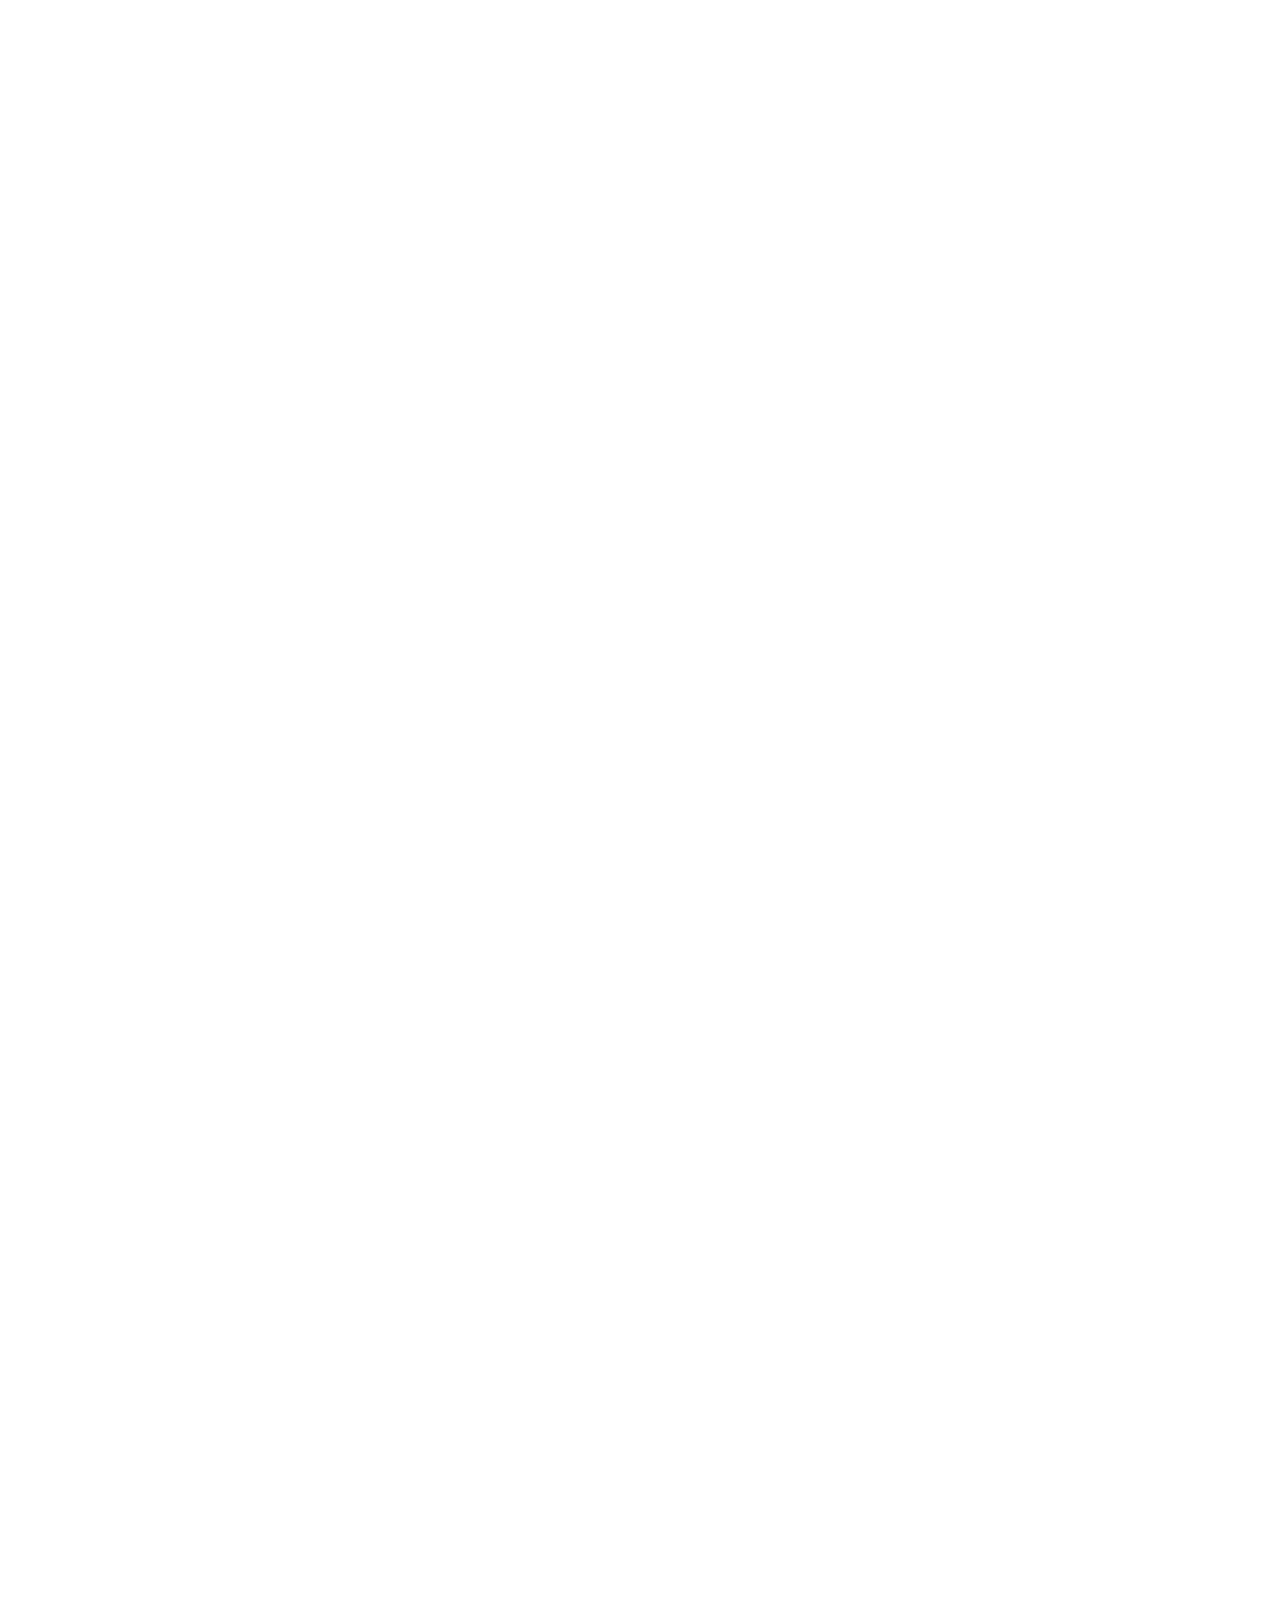
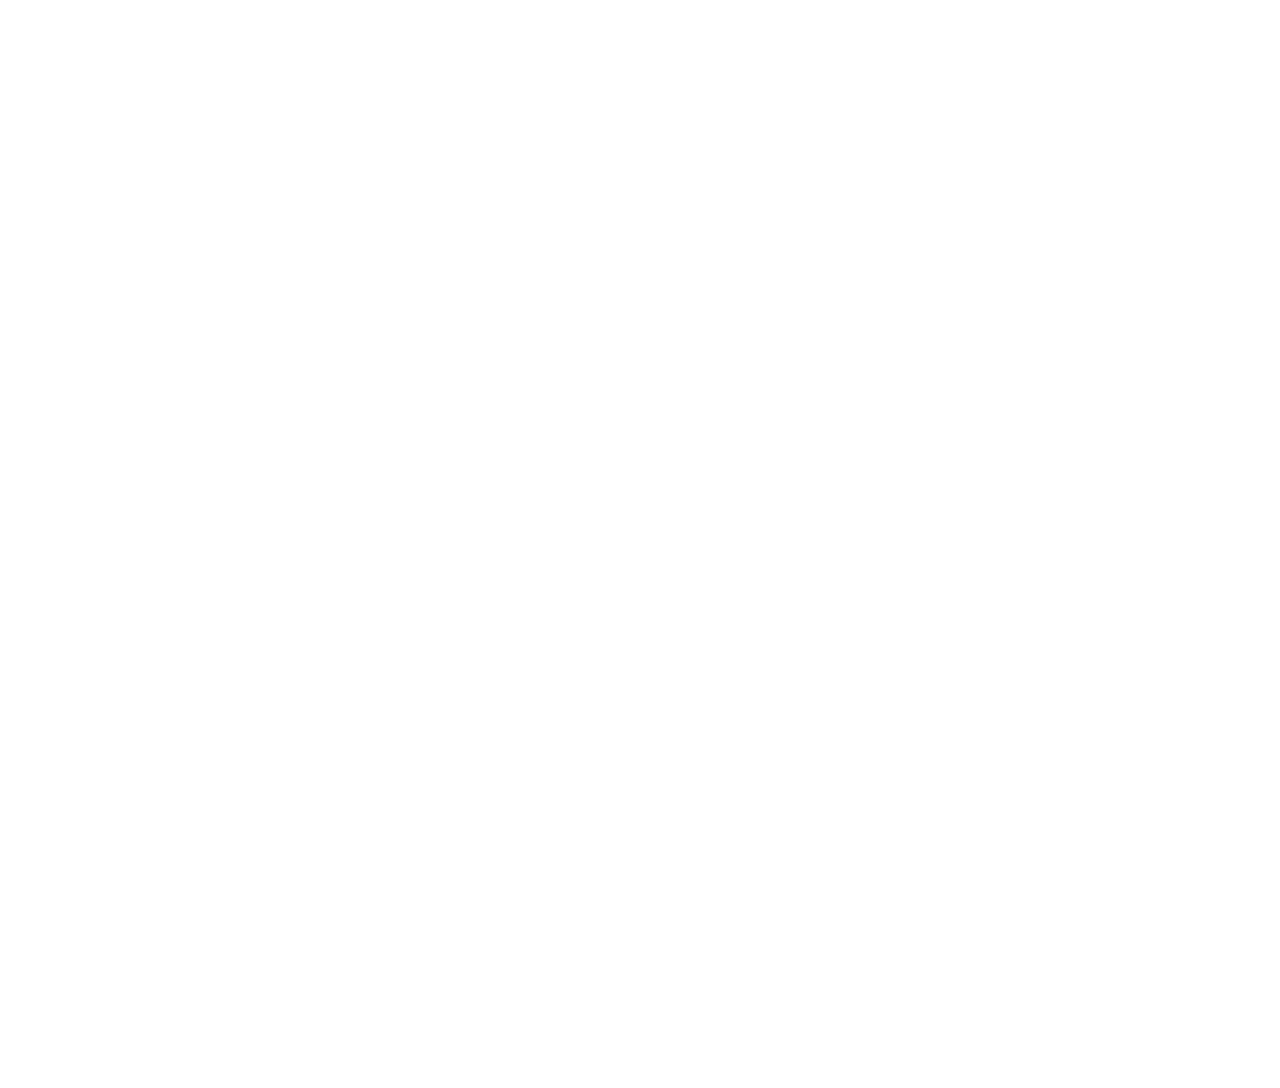
<file: Lamps & Lighting.html>
<!DOCTYPE html>
<html lang="en">
<head>
  <meta charset="UTF-8">
  <title>Lamps & Lighting</title>
  <style>
    * {
      margin: 0;
      padding: 0;
      box-sizing: border-box;
    }

    body, html {
      height: 100%;
      overflow-x: hidden;
      font-family: Arial, sans-serif;
    }

    nav{
    padding: 8px;
    width: 98%;
    display: flex;
    position: fixed; 
    top: 1px;
    align-items: center;
    border-radius: 5px;
    }
.nav-left{
    width: 3%;
    position: relative;
    top: 0px;
    left: 0px;
    margin-right: 20px;
     }
.menu-icon {
  cursor: pointer;
  display: inline-block;
}
.dropdown-menu {
  display: none;
  position: absolute;
  top: 50px;                                  /* adjust based on icon position */
  left: 0;
  background-color: rgba(112, 82, 82, 0.3);
  border: 1px solid #ccc;
  box-shadow: 0 8px 16px rgba(0,0,0,0.2);
  z-index: 1000;
  min-width: 150px;
  
}
.dropdown-menu a {
  display: block;
  padding: 10px 15px;
  text-decoration: none;
  color: wheat;
  font-weight: 500;
}
.dropdown-menu a:hover {
  background-color: #2f2929;
}
/* Show dropdown on icon click */
#menu-toggle:checked + label + .dropdown-menu {
  display: block;
}
.nav-right{
    width: 98%;
}
ul{
    box-shadow: inset 0 0 0 1000px rgba(179, 134, 134, 0.3);
    border-radius: 5px;
   } 
li{
    padding: 8px;
    width: 100px;
   }
li:hover{
    text-transform: capitalize;
    text-shadow: 1px 1px 2px white;
   }
.nav-cont{
    list-style: none;
    display: flex;
    gap: 28px;
    flex-wrap: wrap; 
    white-space: nowrap; 
   }
a{
    color: black;
    text-decoration:wavy;
    font-size: 13px;
    font-weight: bold;
  }
 .content {
     margin-top: 60px;
     padding: 20px;
    }
.section-title {
  font-size: 2.5rem;
  text-align: center;
  margin-bottom: 40px;
  position: relative;
  opacity: 0;
  animation: slideFadeIn 1s ease-out forwards;
}

.section-title::after {
  content: "";
  width: 100px;
  height: 4px;
  background: #e07a5f;
  display: block;
  margin: 10px auto 0;
  border-radius: 2px;
}

@keyframes slideFadeIn {
  0% {
    opacity: 0;
    transform: translateY(30px);
  }
  100% {
    opacity: 1;
    transform: translateY(0);
  }
}

.top-images {
  width: 100%;
  display: flex;
  flex-direction: column;
  align-items: center;
  margin-bottom: 30px;
}

.banner-full {
  width: 100%;
  max-width: 1200px;
  border-radius: 10px;
  margin-bottom: 20px;
}

.banner-row {
  display: flex;
  justify-content: center;
  gap: 30px;
  flex-wrap: wrap;
  width: 100%;
  max-width: 1200px;
}

.banner-half {
  width: 48%;
  border-radius: 10px;
  height: auto;
}


    .cards-container {
      display: flex;
      flex-wrap: wrap;
      justify-content: center;
      gap: 25px;
    }

    .card {
      width: 300px;
      height: 380px;
      background-color: white;
      border-radius: 10px;
      box-shadow: 0 4px 10px rgba(0, 0, 0, 0.1);
      overflow: hidden;
      text-align: center;
      display: flex;
      flex-direction: column;
    }

    .card img {
      width: 100%;
      height: 200px;
      object-fit: cover;
    }

    .card h3 {
      margin: 10px 0 5px;
      font-size: 18px;
    }

    .card p {
      color: gray;
      font-size: 14px;
      padding: 0 10px;
    }
    .price {
  text-align: center;
  font-size: 18px;
  font-weight: 600;
  color: #2c2c2c;
  margin-top: 10px;
  animation: fadeIn 0.5s ease-in-out;
}


    .stars {
      color: orange;
      margin: 5px 0;
    }

    .btn-group {
      margin-top: auto;
      padding-bottom: 15px;
    }

    .btn-group button {
      padding: 8px 14px;
      margin: 5px;
      border: none;
      border-radius: 5px;
      background-color: #333;
      color: white;
      cursor: pointer;
    }

    .btn-group button:hover {
      background-color: #555;
    }
    .card img {
  transition: transform 0.3s ease;
}

.card img:hover {
  transform: scale(1.05);
}

/* Slide-in animation on page load */
.card {
  opacity: 0;
  transform: translateY(40px);
  animation: slideIn 0.6s ease-out forwards;
}

.card:nth-child(1)  { animation-delay: 0.1s; }
.card:nth-child(2)  { animation-delay: 0.2s; }
.card:nth-child(3)  { animation-delay: 0.3s; }
.card:nth-child(4)  { animation-delay: 0.4s; }
.card:nth-child(5)  { animation-delay: 0.5s; }
.card:nth-child(6)  { animation-delay: 0.6s; }
.card:nth-child(7)  { animation-delay: 0.7s; }
.card:nth-child(8)  { animation-delay: 0.8s; }
.card:nth-child(9)  { animation-delay: 0.9s; }
.card:nth-child(10) { animation-delay: 1.0s; }
.card:nth-child(11) { animation-delay: 1.1s; }
.card:nth-child(12) { animation-delay: 1.2s; }

@keyframes slideIn {
  to {
    opacity: 1;
    transform: translateY(0);
  }
}
  </style>
</head>
<body>

  <!-- Navigation Bar -->
  <nav>
     <div class="nav-left">
        <input type="checkbox" id="menu-toggle" hidden>
        <label for="menu-toggle" class="menu-icon">
        <img src="images/a menu bar.png" width="40px" height="40px" alt="Menu Icon">
        </label>
        <div class="dropdown-menu">
        <a href="index.html">Home</a>
        <a href="#">Services</a>
        <a href="#">About Us</a>
        <a href="#">Contact Us</a>
        <a href="#">Sign Up</a>
        </div>
        </div>
     <div class="nav-right">
        <ul class="nav-cont">
        <li ><a href="Sofa & Seat.html">Sofa & Seat</a></li>
        <li><a href="Bed & Mattress.html" style="position: relative; right: 40px;">Bed & Mattress</a></li>
        <li><a href="Kitchen & Dining.html" style="position: relative; right: 60px;">Kitchen & Dining</a></li>
        <li><a href="Lamps & Lighting.html" style="position: relative; right: 60px;">Lamps & Lighting</a></li>
        <li><a href="Wall Art & Paintings.html" style="position: relative; right: 60px;">Wall Art & Painting</a></li>
        <li><a href="Furniture & Decor.html" style="position: relative; right: 50px;">Furniture & Decor</a></li>
        </ul>
        </div>
    </nav>

  <!-- Page Content -->
  <div class="content">
     <h1 class="section-title">Glow Up Your Space with Style & Warmth</h1>
    <!-- Top Images -->
    <div class="top-images">
  <img src="images/lamp banner.jpg" alt="Lighting Banner 1" class="banner-full">
  <div class="banner-row">
    <img src="images/lamps banner.jpg" alt="Lighting Banner 2" class="banner-half">
    <img src="images/lighting banner.webp" alt="Lighting Banner 3" class="banner-half">
  </div>
</div>

    <!-- Cards -->
    <div class="cards-container">
      <div class="card">
  <img src="images/lamp 1.webp" alt="Modern Ceramic Table Lamp">
  <p class="price">₹1,899</p>
  <h3>Modern Ceramic Table Lamp</h3>
  <div class="stars">⭐⭐⭐⭐</div>
  <p>Elegant ceramic base with soft ambient glow for cozy spaces.</p>
  <div class="btn-group">
    <button>Add to Cart</button>
    <button>Buy Now</button>
  </div>
</div>

<div class="card">
  <img src="images/lamp 2.jpg" alt="Antique Brass Floor Lamp">
  <p class="price">₹2,499</p>
  <h3>Antique Brass Floor Lamp</h3>
  <div class="stars">⭐⭐⭐⭐⭐</div>
  <p>Classic brass design with sturdy base and vintage charm.</p>
  <div class="btn-group">
    <button>Add to Cart</button>
    <button>Buy Now</button>
  </div>
</div>

<div class="card">
  <img src="images/lamp 3.webp" alt="Glass Globe Night Light">
  <p class="price">₹999</p>
  <h3>Glass Globe Night Light</h3>
  <div class="stars">⭐⭐⭐</div>
  <p>Soft glowing glass orb perfect for bedside ambience.</p>
  <div class="btn-group">
    <button>Add to Cart</button>
    <button>Buy Now</button>
  </div>
</div>

<div class="card">
  <img src="images/lamp 4.jpg" alt="Vintage Tripod Lamp">
  <p class="price">₹3,299</p>
  <h3>Vintage Tripod Lamp</h3>
  <div class="stars">⭐⭐⭐⭐⭐</div>
  <p>Industrial-style metal tripod lamp with modern flair.</p>
  <div class="btn-group">
    <button>Add to Cart</button>
    <button>Buy Now</button>
  </div>
</div>

<div class="card">
  <img src="images/lamp 5.jpg" alt="Wooden Base Table Lamp">
  <p class="price">₹1,499</p>
  <h3>Wooden Base Table Lamp</h3>
  <div class="stars">⭐⭐⭐⭐</div>
  <p>Warm wooden tones with neutral shade for stylish decor.</p>
  <div class="btn-group">
    <button>Add to Cart</button>
    <button>Buy Now</button>
  </div>
</div>

<div class="card">
  <img src="images/lamp 6.jpg" alt="Elegant Black Desk Lamp">
  <p class="price">₹1,799</p>
  <h3>Elegant Black Desk Lamp</h3>
  <div class="stars">⭐⭐⭐⭐</div>
  <p>Modern design ideal for workspaces or night reading.</p>
  <div class="btn-group">
    <button>Add to Cart</button>
    <button>Buy Now</button>
  </div>
</div>

<div class="card">
  <img src="images/lamp 7.jpg" alt="Golden Luxury Lamp">
  <p class="price">₹2,299</p>
  <h3>Golden Luxury Lamp</h3>
  <div class="stars">⭐⭐⭐⭐⭐</div>
  <p>Premium gold finish adds glam to your living space.</p>
  <div class="btn-group">
    <button>Add to Cart</button>
    <button>Buy Now</button>
  </div>
</div>

<div class="card">
  <img src="images/lamp 8.jpg" alt="Adjustable Arm Lamp">
  <p class="price">₹1,299</p>
  <h3>Adjustable Arm Lamp</h3>
  <div class="stars">⭐⭐⭐</div>
  <p>Flexible and functional lighting for reading or taskwork.</p>
  <div class="btn-group">
    <button>Add to Cart</button>
    <button>Buy Now</button>
  </div>
</div>

<div class="card">
  <img src="images/lamp 9.jpg" alt="Rustic Wooden Lamp">
  <p class="price">₹1,649</p>
  <h3>Rustic Wooden Lamp</h3>
  <div class="stars">⭐⭐⭐⭐</div>
  <p>Earthy texture and handmade look perfect for natural themes.</p>
  <div class="btn-group">
    <button>Add to Cart</button>
    <button>Buy Now</button>
  </div>
</div>

<div class="card">
  <img src="images/lamp10.jpg" alt="Sleek White LED Lamp">
  <p class="price">₹999</p>
  <h3>Sleek White LED Lamp</h3>
  <div class="stars">⭐⭐⭐⭐</div>
  <p>Minimalist design with bright LED for desks or side tables.</p>
  <div class="btn-group">
    <button>Add to Cart</button>
    <button>Buy Now</button>
  </div>
</div>

<div class="card">
  <img src="images/lamp 11.webp" alt="Art Deco Touch Lamp">
  <p class="price">₹1,899</p>
  <h3>Art Deco Touch Lamp</h3>
  <div class="stars">⭐⭐⭐⭐</div>
  <p>Touch-control lamp with stunning retro design and finish.</p>
  <div class="btn-group">
    <button>Add to Cart</button>
    <button>Buy Now</button>
  </div>
</div>
<!-- Lighting 1 -->
<div class="card">
  <img src="images/lighting 1.webp" alt="Vintage Glass Pendant Light">
  <p class="price">₹2,599</p>
  <h3>Vintage Glass Pendant Light</h3>
  <div class="stars">⭐⭐⭐⭐</div>
  <p>Elegant pendant design that brings warm charm to any space.</p>
  <div class="btn-group">
    <button>Add to Cart</button>
    <button>Buy Now</button>
  </div>
</div>

<!-- Lighting 2 -->
<div class="card">
  <img src="images/lighting 2.webp" alt="Minimalist Wall Sconce">
  <p class="price">₹1,999</p>
  <h3>Minimalist Wall Sconce</h3>
  <div class="stars">⭐⭐⭐⭐⭐</div>
  <p>Sleek and modern, perfect for corridors and cozy corners.</p>
  <div class="btn-group">
    <button>Add to Cart</button>
    <button>Buy Now</button>
  </div>
</div>

<!-- Lighting 3 -->
<div class="card">
  <img src="images/lighting 3.webp" alt="Boho Rattan Hanging Lamp">
  <p class="price">₹3,499</p>
  <h3>Boho Rattan Hanging Lamp</h3>
  <div class="stars">⭐⭐⭐⭐</div>
  <p>Natural texture with a warm glow — great for earthy interiors.</p>
  <div class="btn-group">
    <button>Add to Cart</button>
    <button>Buy Now</button>
  </div>
</div>

<!-- Lighting 4 -->
<div class="card">
  <img src="images/lighting 4.jpg" alt="Modern Spiral LED Light">
  <p class="price">₹4,899</p>
  <h3>Modern Spiral LED Light</h3>
  <div class="stars">⭐⭐⭐⭐⭐</div>
  <p>Futuristic design with energy-efficient LED lighting.</p>
  <div class="btn-group">
    <button>Add to Cart</button>
    <button>Buy Now</button>
  </div>
</div>

<!-- Lighting 5 -->
<div class="card">
  <img src="images/lighting 5.webp" alt="Cluster Hanging Light">
  <p class="price">₹5,299</p>
  <h3>Cluster Hanging Light</h3>
  <div class="stars">⭐⭐⭐⭐</div>
  <p>Multi-bulb ceiling cluster for statement dining or lounge areas.</p>
  <div class="btn-group">
    <button>Add to Cart</button>
    <button>Buy Now</button>
  </div>
</div>

<!-- Lighting 6 -->
<div class="card">
  <img src="images/lighting 6.jpg" alt="Geometric Ceiling Light">
  <p class="price">₹3,799</p>
  <h3>Geometric Ceiling Light</h3>
  <div class="stars">⭐⭐⭐⭐</div>
  <p>Bold, geometric design with clean lines for a modern look.</p>
  <div class="btn-group">
    <button>Add to Cart</button>
    <button>Buy Now</button>
  </div>
</div>

<!-- Lighting 7 -->
<div class="card">
  <img src="images/lighting 7.png" alt="Crystal Chandelier Light">
  <p class="price">₹7,999</p>
  <h3>Crystal Chandelier Light</h3>
  <div class="stars">⭐⭐⭐⭐⭐</div>
  <p>Luxury and shine combined — ideal for halls or master bedrooms.</p>
  <div class="btn-group">
    <button>Add to Cart</button>
    <button>Buy Now</button>
  </div>
</div>

<!-- Lighting 8 -->
<div class="card">
  <img src="images/lighting 8.jpg" alt="Golden Cage Wall Light">
  <p class="price">₹2,299</p>
  <h3>Golden Cage Wall Light</h3>
  <div class="stars">⭐⭐⭐⭐</div>
  <p>Chic cage design perfect for ambient wall lighting.</p>
  <div class="btn-group">
    <button>Add to Cart</button>
    <button>Buy Now</button>
  </div>
</div>

<!-- Lighting 9 -->
<div class="card">
  <img src="images/lighting 9.jpeg" alt="Floating Ring LED Light">
  <p class="price">₹6,499</p>
  <h3>Floating Ring LED Light</h3>
  <div class="stars">⭐⭐⭐⭐</div>
  <p>Stylish rings float above, casting stunning soft light.</p>
  <div class="btn-group">
    <button>Add to Cart</button>
    <button>Buy Now</button>
  </div>
</div>

<!-- Lighting 10 -->
<div class="card">
  <img src="images/lighting 10.webp" alt="Vintage Industrial Bulb Light">
  <p class="price">₹2,699</p>
  <h3>Vintage Industrial Bulb Light</h3>
  <div class="stars">⭐⭐⭐⭐</div>
  <p>Perfect for cafes or creative workspaces with an industrial vibe.</p>
  <div class="btn-group">
    <button>Add to Cart</button>
    <button>Buy Now</button>
  </div>
</div>

<!-- Lighting 11 -->
<div class="card">
  <img src="images/lighting 11.jpg" alt="Adjustable Wall Mounted Lamp">
  <p class="price">₹1,899</p>
  <h3>Adjustable Wall Mounted Lamp</h3>
  <div class="stars">⭐⭐⭐⭐</div>
  <p>Flexible and focused — ideal for bedsides and study corners.</p>
  <div class="btn-group">
    <button>Add to Cart</button>
    <button>Buy Now</button>
  </div>
</div>

<!-- Lighting 12 -->
<div class="card">
  <img src="images/lighting 12.jpg" alt="Ceiling Mount UFO Light">
  <p class="price">₹3,299</p>
  <h3>Ceiling Mount UFO Light</h3>
  <div class="stars">⭐⭐⭐⭐⭐</div>
  <p>Bright and minimal design, easy to install, and energy efficient.</p>
  <div class="btn-group">
    <button>Add to Cart</button>
    <button>Buy Now</button>
  </div>
</div>

<!-- Lighting 13 -->
<div class="card">
  <img src="images/lighting 13.jpg" alt="Elegance in Ceiling">
  <p class="price">₹5,299</p>
  <h3>Elegance in Ceiling</h3>
  <div class="stars">⭐⭐⭐⭐⭐</div>
  <p>Bright and minimal design, easy to install, and energy efficient.</p>
  <div class="btn-group">
    <button>Add to Cart</button>
    <button>Buy Now</button>
  </div>
</div>


    </div>
  </div>

</body>
</html>
</file>
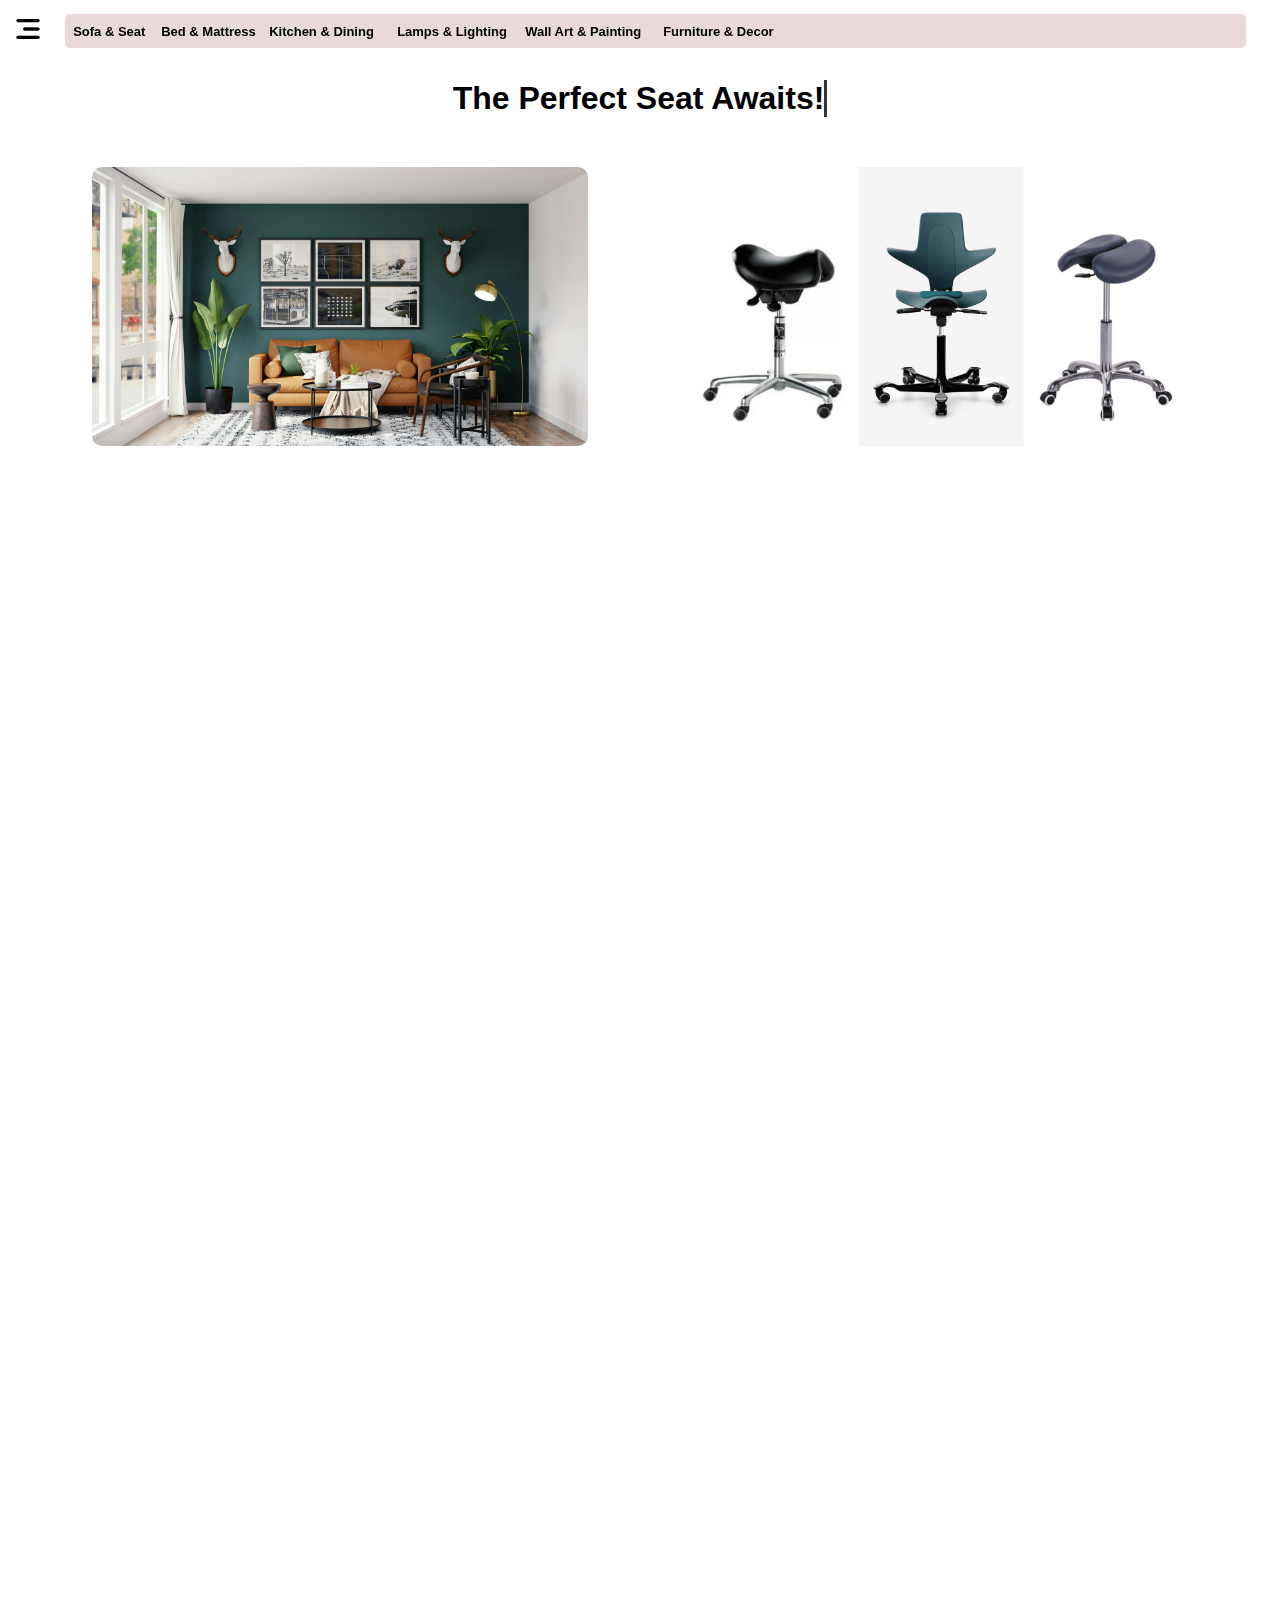
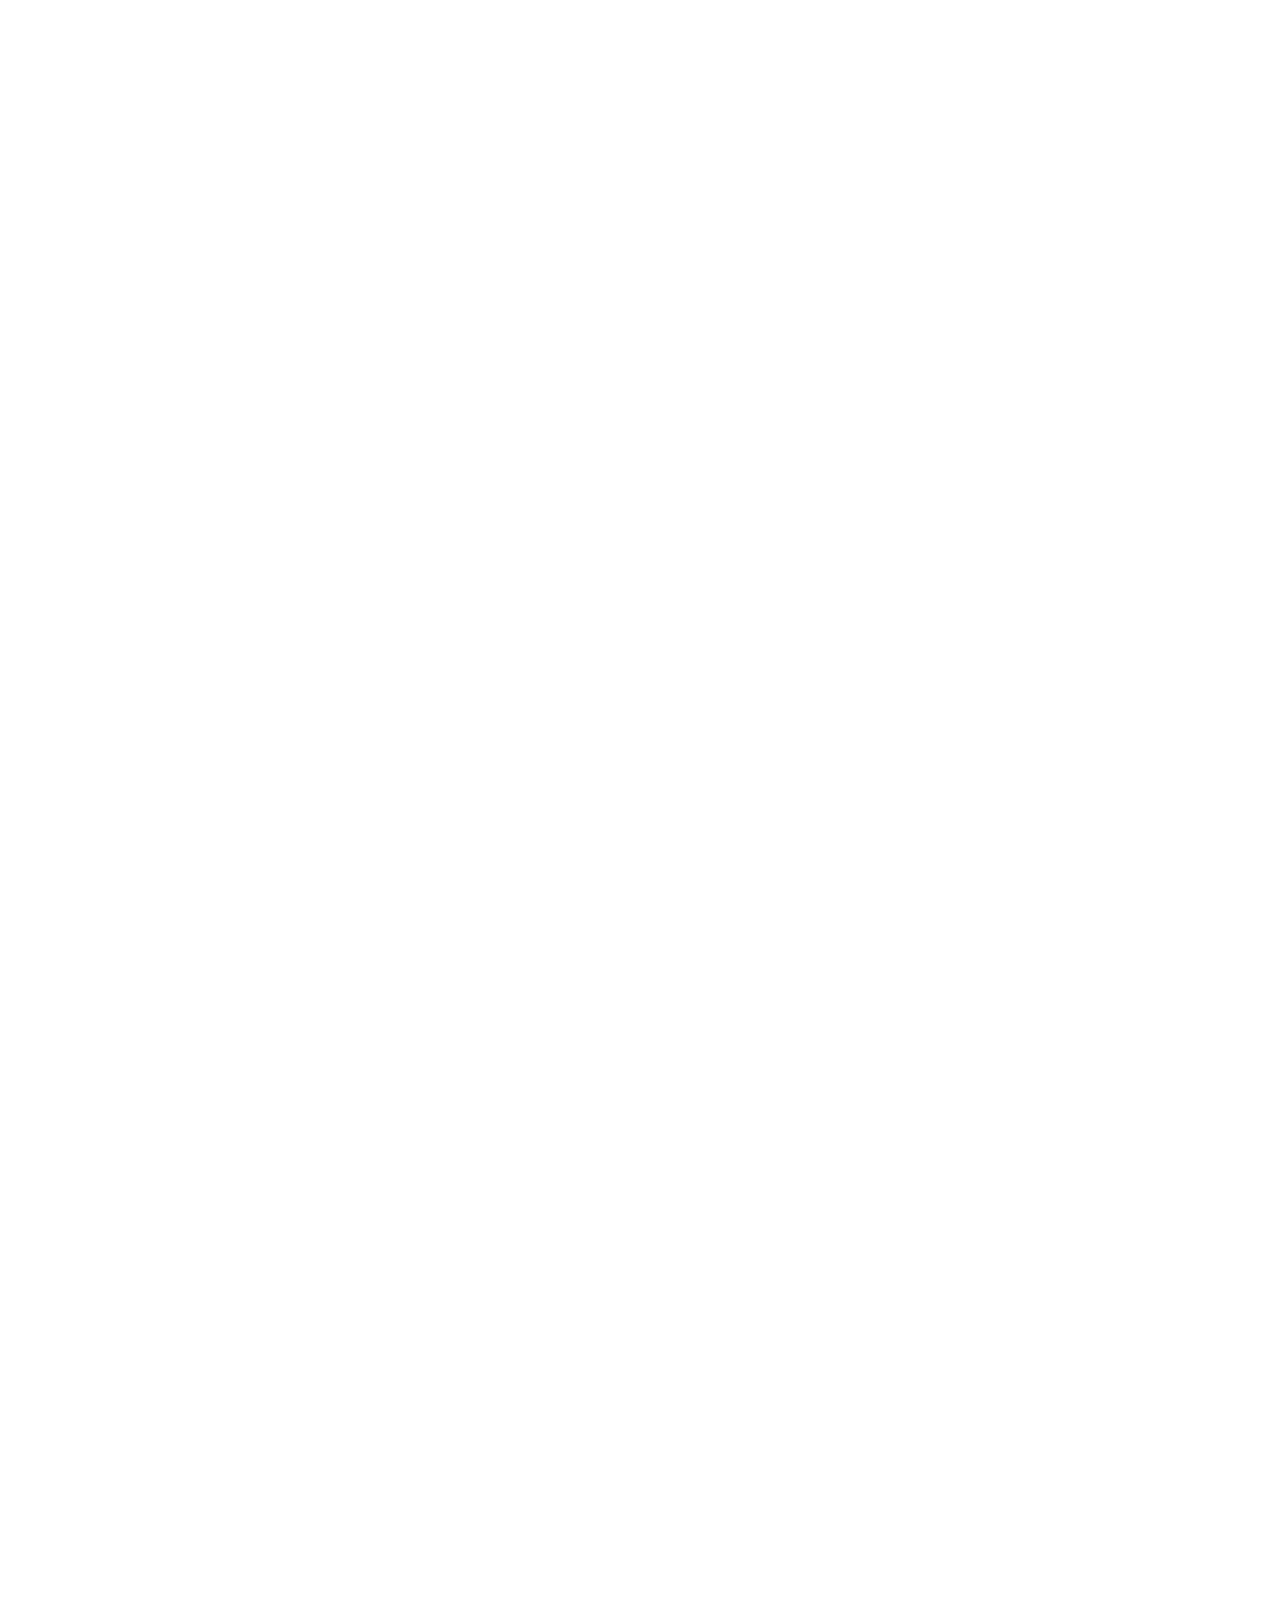
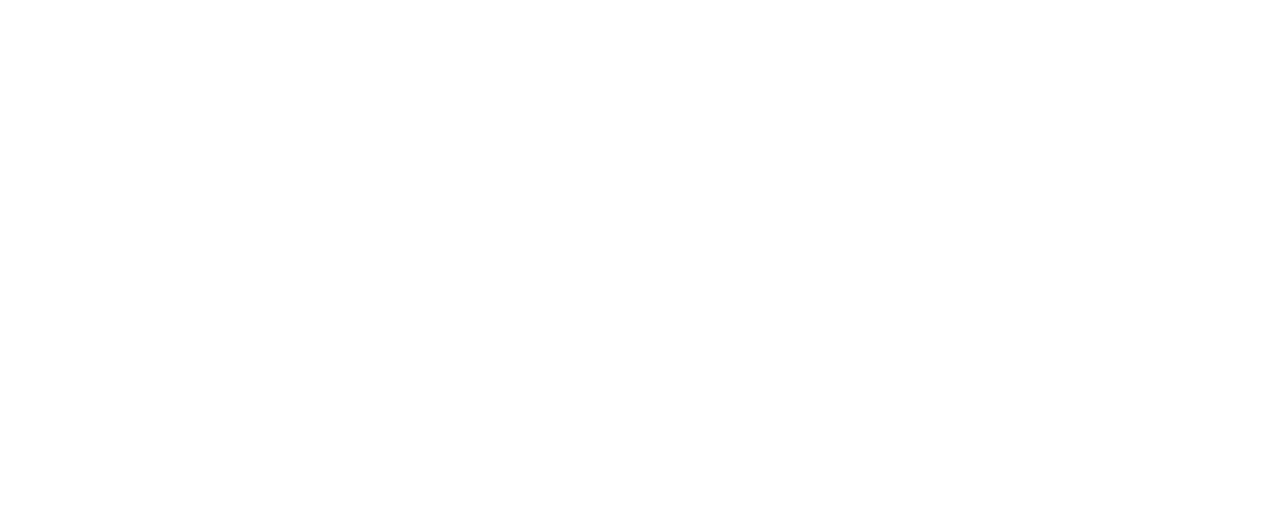
<file: Sofa & Seat.html>
<!DOCTYPE html>
<html lang="en">
<head>
  <meta charset="UTF-8">
  <title>Sofa & Seat</title>
  <style>
    * {
      margin: 0;
      padding: 0;
      box-sizing: border-box;
    }

    body, html {
      height: 100%;
      overflow-x: hidden;
      font-family: Arial, sans-serif;
    }

    nav{
    padding: 8px;
    width: 98%;
    display: flex;
    position: fixed; 
    top: 1px;
    align-items: center;
    border-radius: 5px;
    }
.nav-left{
    width: 3%;
    position: relative;
    top: 0px;
    left: 0px;
    margin-right: 20px;
     }
.menu-icon {
  cursor: pointer;
  display: inline-block;
}
.dropdown-menu {
  display: none;
  position: absolute;
  top: 50px;                                  /* adjust based on icon position */
  left: 0;
  background-color: rgba(112, 82, 82, 0.3);
  border: 1px solid #ccc;
  box-shadow: 0 8px 16px rgba(0,0,0,0.2);
  z-index: 1000;
  min-width: 150px;
  
}
.dropdown-menu a {
  display: block;
  padding: 10px 15px;
  text-decoration: none;
  color: wheat;
  font-weight: 500;
}
.dropdown-menu a:hover {
  background-color: #2f2929;
}
/* Show dropdown on icon click */
#menu-toggle:checked + label + .dropdown-menu {
  display: block;
}
.nav-right{
    width: 98%;
}
ul{
    box-shadow: inset 0 0 0 1000px rgba(179, 134, 134, 0.3);
    border-radius: 5px;
   } 
li{
    padding: 8px;
    width: 100px;
   }
li:hover{
    text-transform: capitalize;
    text-shadow: 1px 1px 2px white;
   }
.nav-cont{
    list-style: none;
    display: flex;
    gap: 28px;
    flex-wrap: wrap; 
    white-space: nowrap; 
   }
a{
    color: black;
    text-decoration:wavy;
    font-size: 13px;
    font-weight: bold;
  }
.content {
     margin-top: 60px;
     padding: 20px;
    }
.section-title {
  overflow: hidden;
  white-space: nowrap;
  border-right: 3px solid #333;
  width: fit-content;
  margin: 0 auto;
  margin-bottom: 50px;
  animation: typing 2.5s steps(30, end), blink .75s step-start infinite;
}

@keyframes typing {
  from { width: 0 }
  to { width: 100% }
}

@keyframes blink {
  50% { border-color: transparent }
}

    .top-images {
      display: flex;
      justify-content: center;
      margin-bottom: 30px;
      flex-wrap: wrap;
      gap: 5px;
    }

    .top-images img {
      width: 40%;
      max-width: 600px;
      height: auto;
      border-radius: 10px;
    }

    .cards-container {
      display: flex;
      flex-wrap: wrap;
      justify-content: center;
      gap: 25px;
    }

    .card {
      width: 300px;
      height: 380px;
      background-color: white;
      border-radius: 10px;
      box-shadow: 0 4px 10px rgba(0, 0, 0, 0.1);
      overflow: hidden;
      text-align: center;
      display: flex;
      flex-direction: column;
    }

    .card img {
      width: 100%;
      height: 200px;
      object-fit: cover;
    }

    .card h3 {
      margin: 10px 0 5px;
      font-size: 18px;
    }

    .card p {
      color: gray;
      font-size: 14px;
      padding: 0 10px;
    }
    .price {
  text-align: center;
  font-size: 18px;
  font-weight: 600;
  color: #2c2c2c;
  margin-top: 10px;
  animation: fadeIn 0.5s ease-in-out;
}


    .stars {
      color: orange;
      margin: 5px 0;
    }

    .btn-group {
      margin-top: auto;
      padding-bottom: 15px;
    }

    .btn-group button {
      padding: 8px 14px;
      margin: 5px;
      border: none;
      border-radius: 5px;
      background-color: #333;
      color: white;
      cursor: pointer;
    }

    .btn-group button:hover {
      background-color: #555;
    }
    .card img {
  transition: transform 0.3s ease;
}

.card img:hover {
  transform: scale(1.05);
}

/* Slide-in animation on page load */
.card {
  opacity: 0;
  transform: translateY(40px);
  animation: slideIn 0.6s ease-out forwards;
}

.card:nth-child(1)  { animation-delay: 0.1s; }
.card:nth-child(2)  { animation-delay: 0.2s; }
.card:nth-child(3)  { animation-delay: 0.3s; }
.card:nth-child(4)  { animation-delay: 0.4s; }
.card:nth-child(5)  { animation-delay: 0.5s; }
.card:nth-child(6)  { animation-delay: 0.6s; }
.card:nth-child(7)  { animation-delay: 0.7s; }
.card:nth-child(8)  { animation-delay: 0.8s; }
.card:nth-child(9)  { animation-delay: 0.9s; }
.card:nth-child(10) { animation-delay: 1.0s; }
.card:nth-child(11) { animation-delay: 1.1s; }
.card:nth-child(12) { animation-delay: 1.2s; }
/* Add more as needed */

@keyframes slideIn {
  to {
    opacity: 1;
    transform: translateY(0);
  }
}
  </style>
</head>
<body>

  <!-- Navigation Bar -->
  <nav>
     <div class="nav-left">
        <input type="checkbox" id="menu-toggle" hidden>
        <label for="menu-toggle" class="menu-icon">
        <img src="images/a menu bar.png" width="40px" height="40px" alt="Menu Icon">
        </label>
        <div class="dropdown-menu">
        <a href="index.html">Home</a>
        <a href="#">Services</a>
        <a href="#">About Us</a>
        <a href="#">Contact Us</a>
        <a href="#">Sign Up</a>
        </div>
        </div>
     <div class="nav-right">
        <ul class="nav-cont">
        <li ><a href="Sofa & Seat.html">Sofa & Seat</a></li>
        <li><a href="Bed & Mattress.html" style="position: relative; right: 40px;">Bed & Mattress</a></li>
        <li><a href="Kitchen & Dining.html" style="position: relative; right: 60px;">Kitchen & Dining</a></li>
        <li><a href="Lamps & Lighting.html" style="position: relative; right: 60px;">Lamps & Lighting</a></li>
        <li><a href="Wall Art & Paintings.html" style="position: relative; right: 60px;">Wall Art & Painting</a></li>
        <li><a href="Furniture & Decor.html" style="position: relative; right: 50px;">Furniture & Decor</a></li>
        </ul>
        </div>
    </nav>

  <!-- Page Content -->
  <div class="content">
      <h1 class="section-title">The Perfect Seat Awaits!</h1>
    <!-- Top Images -->
    <div class="top-images">
      <img src="images/sofa banner.jpg" alt="Banner 1">
      <img src="images/chair banner.png" alt="Banner 2" style="margin-left: 100px;">
    </div>

    <!-- Cards -->
    <div class="cards-container">
      <!-- 24 Cards with different images -->
      <div class="card">
        <img src="images/sofa a.jpg" alt="Sofa A">
        <p class="price">₹79,999</p>
        <h3>Comfy Beige Sofa</h3>
        <div class="stars">⭐⭐⭐⭐☆</div>
        <p>Soft fabric and elegant finish</p>
        <div class="btn-group">
          <button>Add to Cart</button>
          <button>Buy Now</button>
        </div>
      </div>

      <div class="card">
        <img src="images/sofa b.jpg" alt="Sofa B">
        <p class="price">₹23,999</p>
        <h3>Royal Maroon Sofa</h3>
        <div class="stars">⭐⭐⭐⭐⭐</div>
        <p>Perfect for large living spaces</p>
        <div class="btn-group">
          <button>Add to Cart</button>
          <button>Buy Now</button>
        </div>
      </div>

      <div class="card">
        <img src="images/sofa c.jpg" alt="Sofa C">
        <p class="price">₹54,499</p>
        <h3>Minimalist Sofa</h3>
        <div class="stars">⭐⭐⭐☆☆</div>
        <p>Compact and modern design</p>
        <div class="btn-group">
          <button>Add to Cart</button>
          <button>Buy Now</button>
        </div>
      </div>

      <div class="card">
        <img src="images/sofa d.png" alt="Sofa D">
        <p class="price">₹49,499</p>
        <h3>Royal Blue Velvet</h3>
        <div class="stars">⭐⭐⭐⭐☆</div>
        <p>Velvety touch, stylish appearance</p>
        <div class="btn-group">
          <button>Add to Cart</button>
          <button>Buy Now</button>
        </div>
      </div>

      <div class="card">
        <img src="images/sofa e.jpg" alt="Sofa E">
        <p class="price">₹34,499</p>
        <h3>Elegant Grey Sofa</h3>
        <div class="stars">⭐⭐⭐⭐⭐</div>
        <p>Perfect for office & home</p>
        <div class="btn-group">
          <button>Add to Cart</button>
          <button>Buy Now</button>
        </div>
      </div>

      <div class="card">
        <img src="images/sofa f.jpg" alt="Sofa F">
        <p class="price">₹64,499</p>
        <h3>Chic Yellow Seat</h3>
        <div class="stars">⭐⭐⭐☆☆</div>
        <p>Bright and energetic vibe</p>
        <div class="btn-group">
          <button>Add to Cart</button>
          <button>Buy Now</button>
        </div>
      </div>

      <div class="card">
        <img src="images/sofa g.jpg" alt="Sofa G">
        <p class="price">₹44,499</p>
        <h3>Modern Couch</h3>
        <div class="stars">⭐⭐⭐⭐☆</div>
        <p>Great support and style</p>
        <div class="btn-group">
          <button>Add to Cart</button>
          <button>Buy Now</button>
        </div>
      </div>

      <div class="card">
        <img src="images/sofa h.jpg" alt="Sofa H">
        <p class="price">₹54,499</p>
        <h3>Luxurious Lounge Sofa</h3>
        <div class="stars">⭐⭐⭐⭐⭐</div>
        <p>Elegant addition to your home</p>
        <div class="btn-group">
          <button>Add to Cart</button>
          <button>Buy Now</button>
        </div>
      </div>

      <div class="card">
        <img src="images/sofa i.jpg" alt="Sofa I">
        <p class="price">₹94,499</p>
        <h3>Floral Printed Sofa</h3>
        <div class="stars">⭐⭐⭐☆☆</div>
        <p>Unique and colorful choice</p>
        <div class="btn-group">
          <button>Add to Cart</button>
          <button>Buy Now</button>
        </div>
      </div>

      <div class="card">
        <img src="images/sofa j.jpg" alt="Sofa J">
        <p class="price">₹84,499</p>
        <h3>Grey Sofa</h3>
        <div class="stars">⭐⭐⭐⭐☆</div>
        <p>Elegant and neutral tone</p>
        <div class="btn-group">
          <button>Add to Cart</button>
          <button>Buy Now</button>
        </div>
      </div>

      <div class="card">
        <img src="images/sofa k.jpg" alt="Sofa K">
        <p class="price">₹46,499</p>
        <h3>Classic Brown Sofa</h3>
        <div class="stars">⭐⭐⭐⭐⭐</div>
        <p>Vintage vibes with comfort</p>
        <div class="btn-group">
          <button>Add to Cart</button>
          <button>Buy Now</button>
        </div>
      </div>

      <div class="card">
        <img src="images/sofa l.webp" alt="Sofa L">
        <p class="price">₹43,499</p>
        <h3>Two-in-One Sofa</h3>
        <div class="stars">⭐⭐⭐⭐⭐</div>
        <p>Convertible and stylish piece</p>
        <div class="btn-group">
          <button>Add to Cart</button>
          <button>Buy Now</button>
        </div>
      </div>
      
<div class="card">
  <img src="images/sofa m.jpg" alt="Sofa M">
  <p class="price">₹24,499</p>
  <h3>White Classic Sofa</h3>
  <div class="stars">⭐⭐⭐⭐⭐</div>
  <p>Elegant white finish with soft padding</p>
  <div class="btn-group">
    <button>Add to Cart</button>
    <button>Buy Now</button>
  </div>
</div>

<div class="card">
  <img src="images/chair 1.avif" alt="Chair 1">
  <p class="price">₹5,499</p>
  <h3>Wooden Armchair</h3>
  <div class="stars">⭐⭐⭐⭐☆</div>
  <p>Stylish and sturdy seating</p>
  <div class="btn-group">
    <button>Add to Cart</button>
    <button>Buy Now</button>
  </div>
</div>

<div class="card">
  <img src="images/chair 2.jpg" alt="Chair 2">
  <p class="price">₹7,499</p>
  <h3>Modern Chair</h3>
  <div class="stars">⭐⭐⭐☆☆</div>
  <p>Minimalist design for any room</p>
  <div class="btn-group">
    <button>Add to Cart</button>
    <button>Buy Now</button>
  </div>
</div>

<div class="card">
  <img src="images/chair 3.png" alt="Chair 10">
  <p class="price">₹3,499</p>
  <h3>Elegant Dining Chair</h3>
  <div class="stars">⭐⭐⭐⭐⭐</div>
  <p>Comfortable with premium feel</p>
  <div class="btn-group">
    <button>Add to Cart</button>
    <button>Buy Now</button>
  </div>
</div>

<div class="card">
  <img src="images/chair 4.jpg" alt="Chair 4">
  <p class="price">₹9,499</p>
  <h3>Classic Backrest Chair</h3>
  <div class="stars">⭐⭐⭐☆☆</div>
  <p>Ergonomic and cozy for sitting long</p>
  <div class="btn-group">
    <button>Add to Cart</button>
    <button>Buy Now</button>
  </div>
</div>

<div class="card">
  <img src="images/chair 5.webp" alt="Chair 5">
  <p class="price">₹3,499</p>
  <h3>Vintage Chair</h3>
  <div class="stars">⭐⭐⭐⭐☆</div>
  <p>Antique vibes with strong build</p>
  <div class="btn-group">
    <button>Add to Cart</button>
    <button>Buy Now</button>
  </div>
</div>

<div class="card">
  <img src="images/chair 6.jpg" alt="Chair 6">
  <p class="price">₹6,499</p>
  <h3>Everyday Use Chair</h3>
  <div class="stars">⭐⭐⭐⭐☆</div>
  <p>Basic design with great comfort</p>
  <div class="btn-group">
    <button>Add to Cart</button>
    <button>Buy Now</button>
  </div>
</div>

<div class="card">
  <img src="images/chair 7.jpg" alt="Chair 7">
  <p class="price">₹5,499</p>
  <h3>Designer Lounge Chair</h3>
  <div class="stars">⭐⭐⭐⭐⭐</div>
  <p>Perfect for reading or relaxing</p>
  <div class="btn-group">
    <button>Add to Cart</button>
    <button>Buy Now</button>
  </div>
</div>

<div class="card">
  <img src="images/chair 8.jpg" alt="Chair 8">
  <p class="price">₹7,499</p>
  <h3>Striped Comfort Chair</h3>
  <div class="stars">⭐⭐⭐☆☆</div>
  <p>Cozy and stylish for any space</p>
  <div class="btn-group">
    <button>Add to Cart</button>
    <button>Buy Now</button>
  </div>
</div>

<div class="card">
  <img src="images/chair 9.webp" alt="Chair 9">
  <p class="price">₹2,499</p>
  <h3>Relaxing Chair</h3>
  <div class="stars">⭐⭐⭐⭐☆</div>
  <p>Soft cushions with classy frame</p>
  <div class="btn-group">
    <button>Add to Cart</button>
    <button>Buy Now</button>
  </div>
</div>

<div class="card">
  <img src="images/chair 10.jpg" alt="Chair 3">
  <p class="price">₹3,499</p>
  <h3>White Study Chair</h3>
  <div class="stars">⭐⭐⭐☆☆</div>
  <p>Functional and neat appearance</p>
  <div class="btn-group">
    <button>Add to Cart</button>
    <button>Buy Now</button>
  </div>
</div>

<div class="card">
  <img src="images/chair 11.jpg" alt="Chair 11">
  <p class="price">₹5,499</p>
  <h3>Luxury Armchair</h3>
  <div class="stars">⭐⭐⭐⭐⭐</div>
  <p>Bold and plush design for elegance</p>
  <div class="btn-group">
    <button>Add to Cart</button>
    <button>Buy Now</button>
  </div>
</div>

    </div>
  </div>

</body>
</html>
</file>
